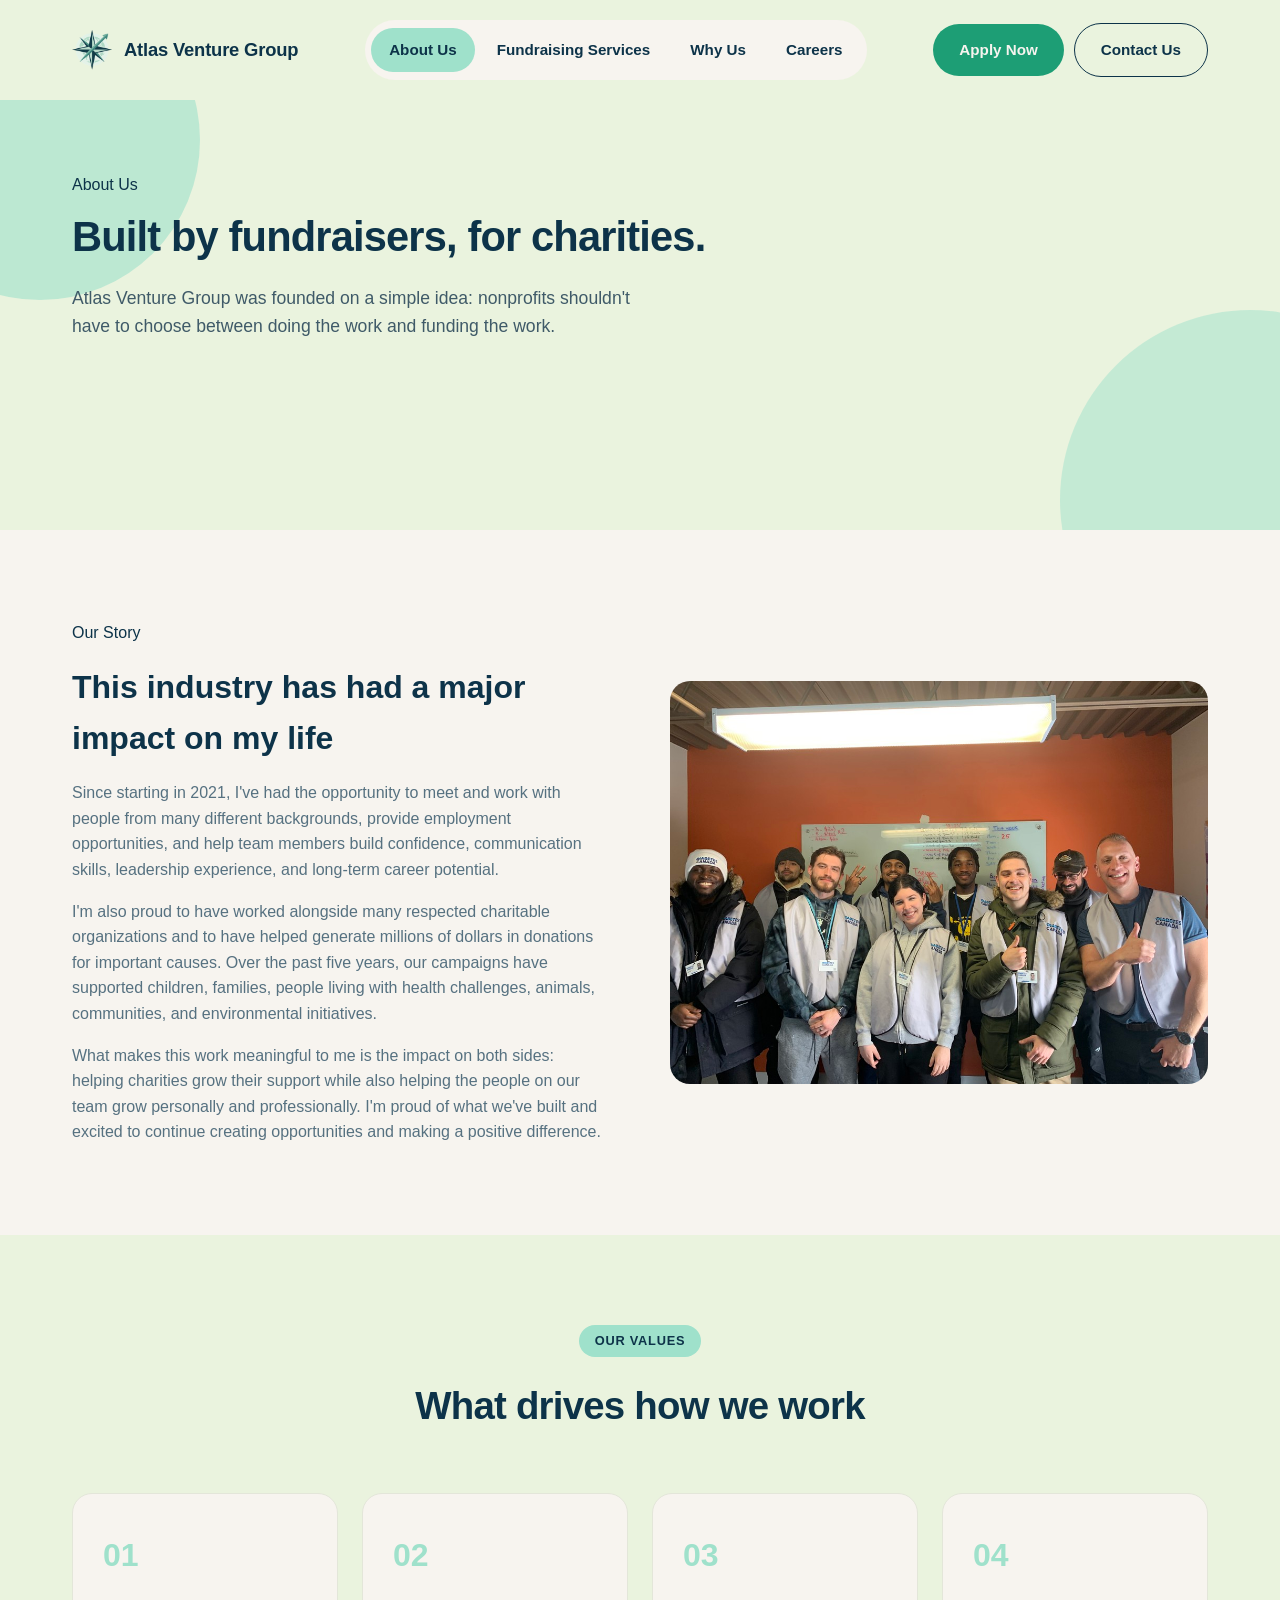
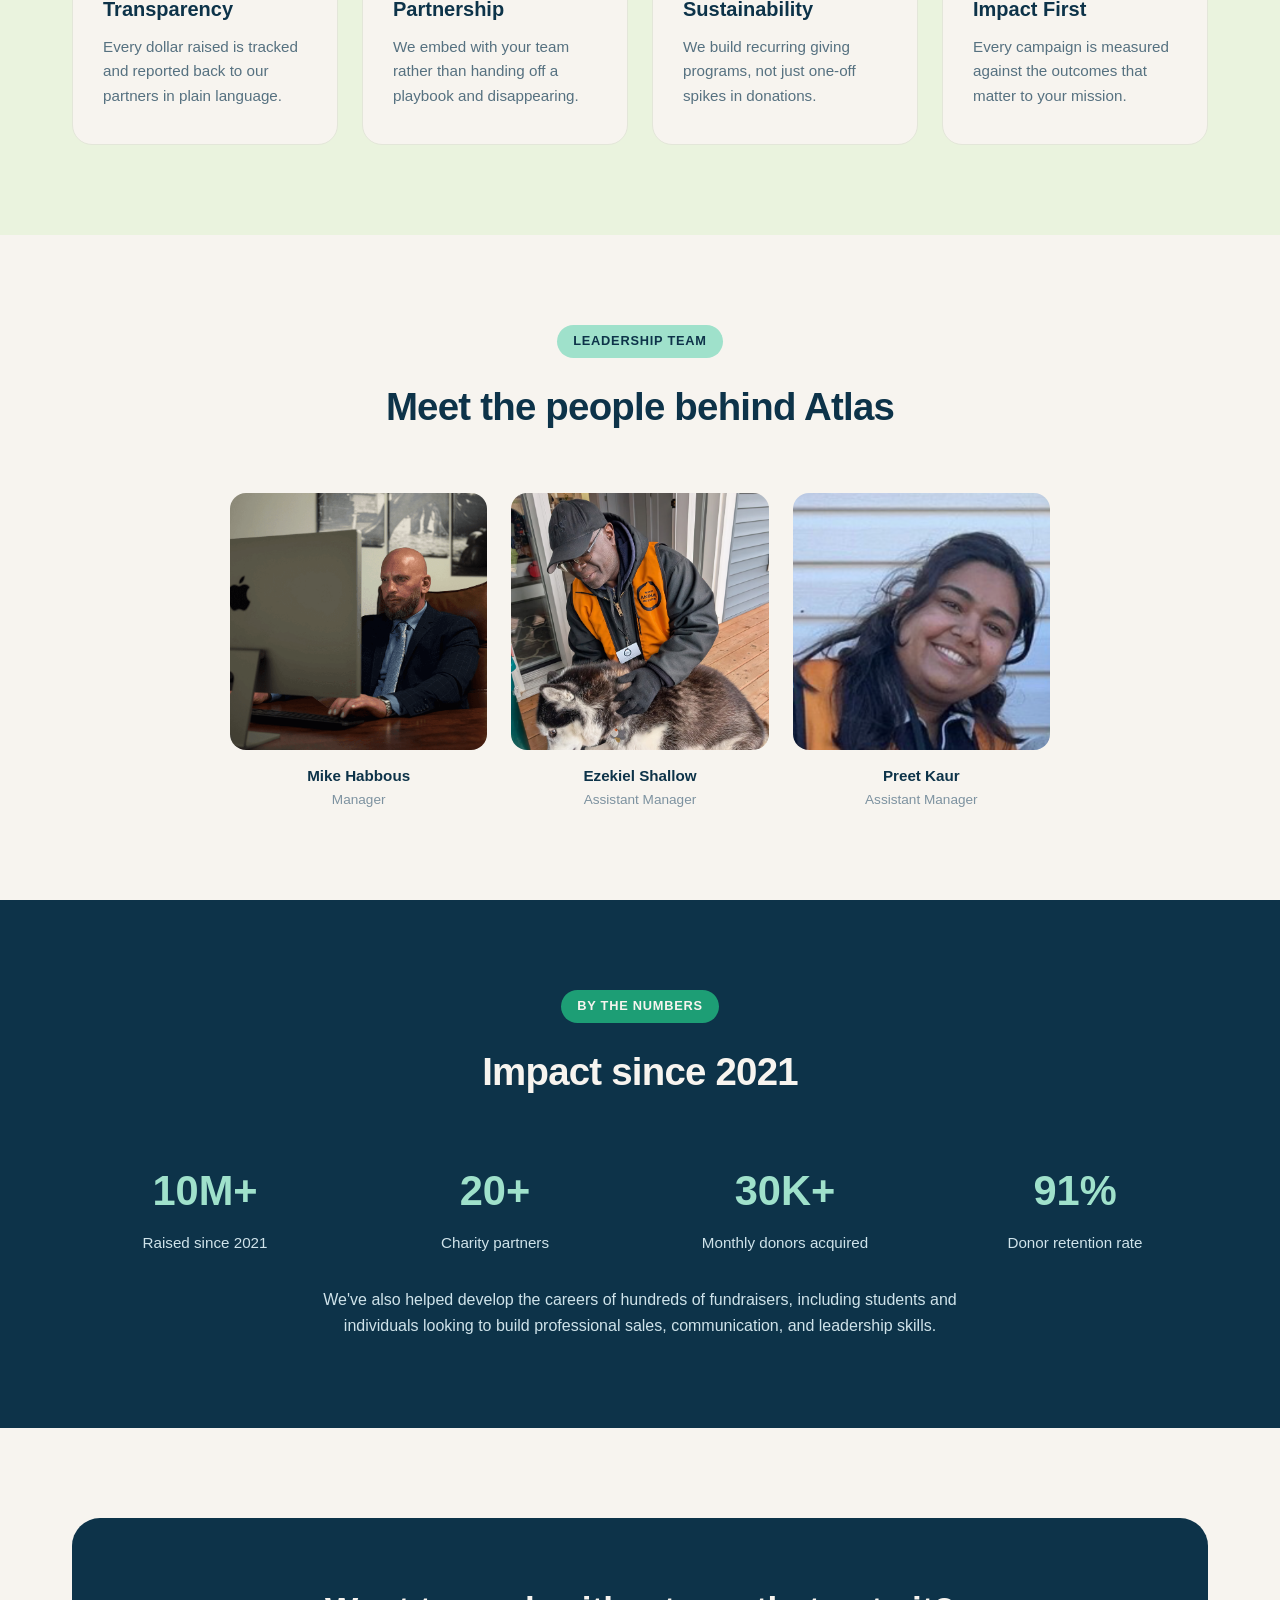
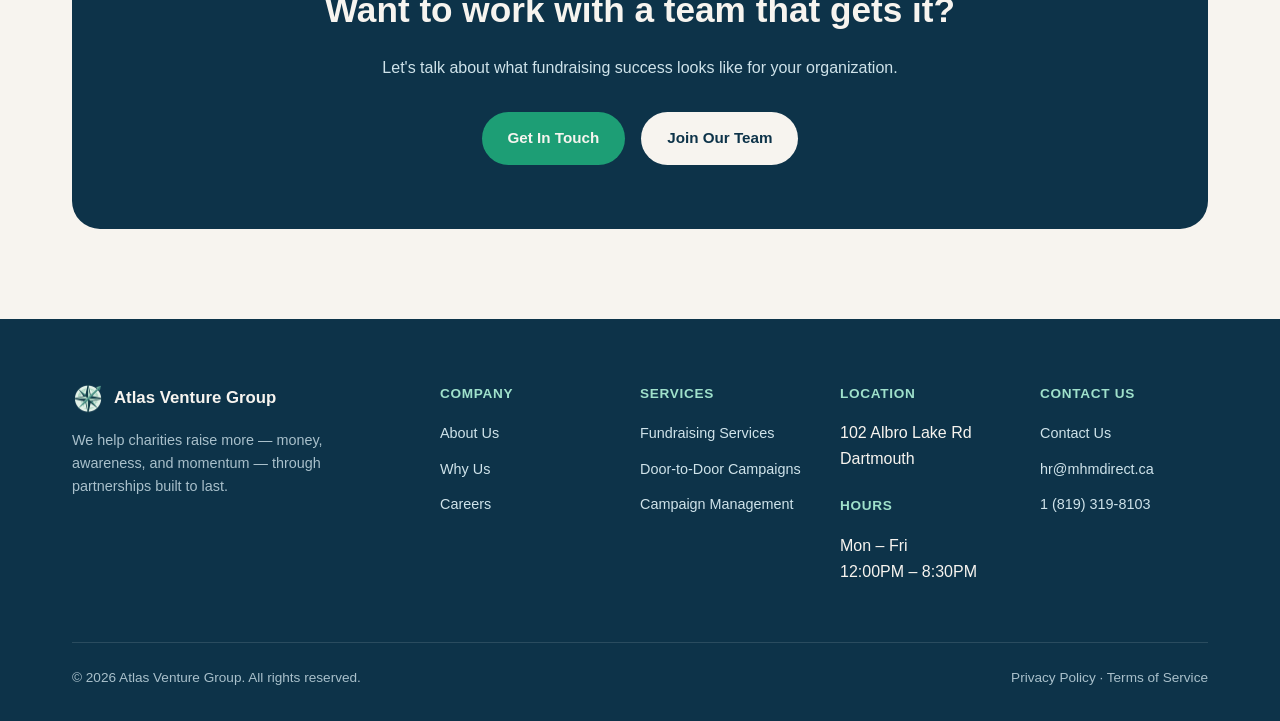
<file: about.html>
<!DOCTYPE html>
<html lang="en">
<head>
<meta charset="UTF-8">
<meta name="viewport" content="width=device-width, initial-scale=1.0">
<title>About Us | Atlas Venture Group</title>
<meta name="description" content="Learn about Atlas Venture Group's mission, story, and the team helping charities raise more.">
<link rel="icon" href="images/atlas venture group logo transparent.png" type="image/png">
<link rel="stylesheet" href="css/styles.css">
</head>
<body>

<header class="site-header">
  <div class="container header-inner">
    <a href="index.html" class="brand">
      <img src="images/atlas venture group logo transparent.png" alt="Atlas Venture Group logo">
      <span class="brand-name">Atlas Venture Group</span>
    </a>
    <button class="nav-toggle" aria-label="Toggle navigation">&#9776;</button>
    <nav class="main-nav">
      <a href="about.html" class="active">About Us</a>
      <a href="services.html">Fundraising Services</a>
      <a href="why-us.html">Why Us</a>
      <a href="careers.html">Careers</a>
    </nav>
    <div style="display:flex; gap:10px; align-items:center;">
      <a href="careers.html#apply" class="btn btn-primary">Apply Now</a>
      <a href="contact.html" class="btn btn-outline" style="border-width:1.5px;">Contact Us</a>
    </div>
  </div>
</header>

<section class="hero" style="padding:72px 0; min-height:430px;">
  <div class="hero-blob tl"></div>
  <div class="hero-blob br"></div>
  <div class="container" style="position:relative; z-index:1;">
    <span class="eyebrow">About Us</span>
    <h1 style="font-size:2.6rem; margin-top:16px; max-width:640px;">Built by fundraisers, for charities.</h1>
    <p style="max-width:560px; margin-top:16px; color:#3f5a68; font-size:1.1rem;">Atlas Venture Group was founded on a simple idea: nonprofits shouldn't have to choose between doing the work and funding the work.</p>
  </div>
</section>

<section class="section">
  <div class="container two-col">
    <div>
      <span class="eyebrow">Our Story</span>
      <h2 style="font-size:2rem; margin:16px 0;">This industry has had a major impact on my life</h2>
      <p style="color:#567180; margin-bottom:16px;">Since starting in 2021, I've had the opportunity to meet and work with people from many different backgrounds, provide employment opportunities, and help team members build confidence, communication skills, leadership experience, and long-term career potential.</p>
      <p style="color:#567180; margin-bottom:16px;">I'm also proud to have worked alongside many respected charitable organizations and to have helped generate millions of dollars in donations for important causes. Over the past five years, our campaigns have supported children, families, people living with health challenges, animals, communities, and environmental initiatives.</p>
      <p style="color:#567180;">What makes this work meaningful to me is the impact on both sides: helping charities grow their support while also helping the people on our team grow personally and professionally. I'm proud of what we've built and excited to continue creating opportunities and making a positive difference.</p>
    </div>
    <img src="images/our story section image.jpg" alt="Atlas Venture Group team members in the field" style="border-radius:20px; width:100%; aspect-ratio:4/3; object-fit:cover;">
  </div>
</section>

<section class="section section-alt">
  <div class="container">
    <div class="section-header">
      <span class="eyebrow">Our Values</span>
      <h2>What drives how we work</h2>
    </div>
    <div class="value-grid">
      <div class="card">
        <div class="num">01</div>
        <h3>Transparency</h3>
        <p>Every dollar raised is tracked and reported back to our partners in plain language.</p>
      </div>
      <div class="card">
        <div class="num">02</div>
        <h3>Partnership</h3>
        <p>We embed with your team rather than handing off a playbook and disappearing.</p>
      </div>
      <div class="card">
        <div class="num">03</div>
        <h3>Sustainability</h3>
        <p>We build recurring giving programs, not just one-off spikes in donations.</p>
      </div>
      <div class="card">
        <div class="num">04</div>
        <h3>Impact First</h3>
        <p>Every campaign is measured against the outcomes that matter to your mission.</p>
      </div>
    </div>
  </div>
</section>

<section class="section">
  <div class="container">
    <div class="section-header">
      <span class="eyebrow">Leadership Team</span>
      <h2>Meet the people behind Atlas</h2>
    </div>
    <div class="team-grid" style="grid-template-columns:repeat(3, 1fr); max-width:820px; margin:0 auto;">
      <div class="team-card">
        <img class="team-photo" src="images/mike habbous.png" alt="Mike Habbous, Manager" style="width:100%; object-fit:cover;">
        <div class="author-name">Mike Habbous</div>
        <div class="author-role">Manager</div>
      </div>
      <div class="team-card">
        <img class="team-photo" src="images/ezekiel shallow.png" alt="Ezekiel Shallow, Assistant Manager" style="width:100%; object-fit:cover;">
        <div class="author-name">Ezekiel Shallow</div>
        <div class="author-role">Assistant Manager</div>
      </div>
      <div class="team-card">
        <img class="team-photo" src="images/preet kaur.png" alt="Preet Kaur, Assistant Manager" style="width:100%; object-fit:cover;">
        <div class="author-name">Preet Kaur</div>
        <div class="author-role">Assistant Manager</div>
      </div>
    </div>
  </div>
</section>

<section class="section section-navy">
  <div class="container">
    <div class="section-header">
      <span class="eyebrow" style="background:var(--green); color:var(--white);">By the Numbers</span>
      <h2>Impact since 2021</h2>
    </div>
    <div class="stats-grid">
      <div>
        <div class="stat-num" data-count="10" data-suffix="M+">0</div>
        <div class="stat-label">Raised since 2021</div>
      </div>
      <div>
        <div class="stat-num" data-count="20" data-suffix="+">0</div>
        <div class="stat-label">Charity partners</div>
      </div>
      <div>
        <div class="stat-num" data-count="30" data-suffix="K+">0</div>
        <div class="stat-label">Monthly donors acquired</div>
      </div>
      <div>
        <div class="stat-num" data-count="91" data-suffix="%">0</div>
        <div class="stat-label">Donor retention rate</div>
      </div>
    </div>
    <p style="text-align:center; color:#cfe3ea; margin-top:32px; max-width:640px; margin-left:auto; margin-right:auto;">We've also helped develop the careers of hundreds of fundraisers, including students and individuals looking to build professional sales, communication, and leadership skills.</p>
  </div>
</section>

<section class="section">
  <div class="container">
    <div class="cta-band">
      <h2>Want to work with a team that gets it?</h2>
      <p>Let's talk about what fundraising success looks like for your organization.</p>
      <div class="cta-actions">
        <a href="contact.html" class="btn btn-primary">Get In Touch</a>
        <a href="careers.html" class="btn btn-light">Join Our Team</a>
      </div>
    </div>
  </div>
</section>

<footer class="site-footer">
  <div class="container">
    <div class="footer-grid">
      <div>
        <div class="footer-brand">
          <img src="images/atlas venture group logo transparent.png" alt="Atlas Venture Group logo">
          <span>Atlas Venture Group</span>
        </div>
        <p>We help charities raise more — money, awareness, and momentum — through partnerships built to last.</p>
      </div>
      <div>
        <h5>Company</h5>
        <ul>
          <li><a href="about.html">About Us</a></li>
          <li><a href="why-us.html">Why Us</a></li>
          <li><a href="careers.html">Careers</a></li>
        </ul>
      </div>
      <div>
        <h5>Services</h5>
        <ul>
          <li><a href="services.html">Fundraising Services</a></li>
          <li><a href="services.html">Door-to-Door Campaigns</a></li>
          <li><a href="services.html">Campaign Management</a></li>
        </ul>
      </div>
      <div>
        <h5>Location</h5>
        <ul>
          <li>102 Albro Lake Rd<br>Dartmouth</li>
        </ul>
        <h5 style="margin-top:24px;">Hours</h5>
        <ul>
          <li>Mon &ndash; Fri<br>12:00PM &ndash; 8:30PM</li>
        </ul>
      </div>
      <div>
        <h5>Contact Us</h5>
        <ul>
          <li><a href="contact.html">Contact Us</a></li>
          <li><a href="mailto:hr@mhmdirect.ca">hr@mhmdirect.ca</a></li>
          <li><a href="tel:+18193198103">1 (819) 319-8103</a></li>
        </ul>
      </div>
    </div>
    <div class="footer-bottom">
      <span>&copy; 2026 Atlas Venture Group. All rights reserved.</span>
      <span>Privacy Policy &middot; Terms of Service</span>
    </div>
  </div>
</footer>

<script src="js/main.js"></script>
</body>
</html>
</file>
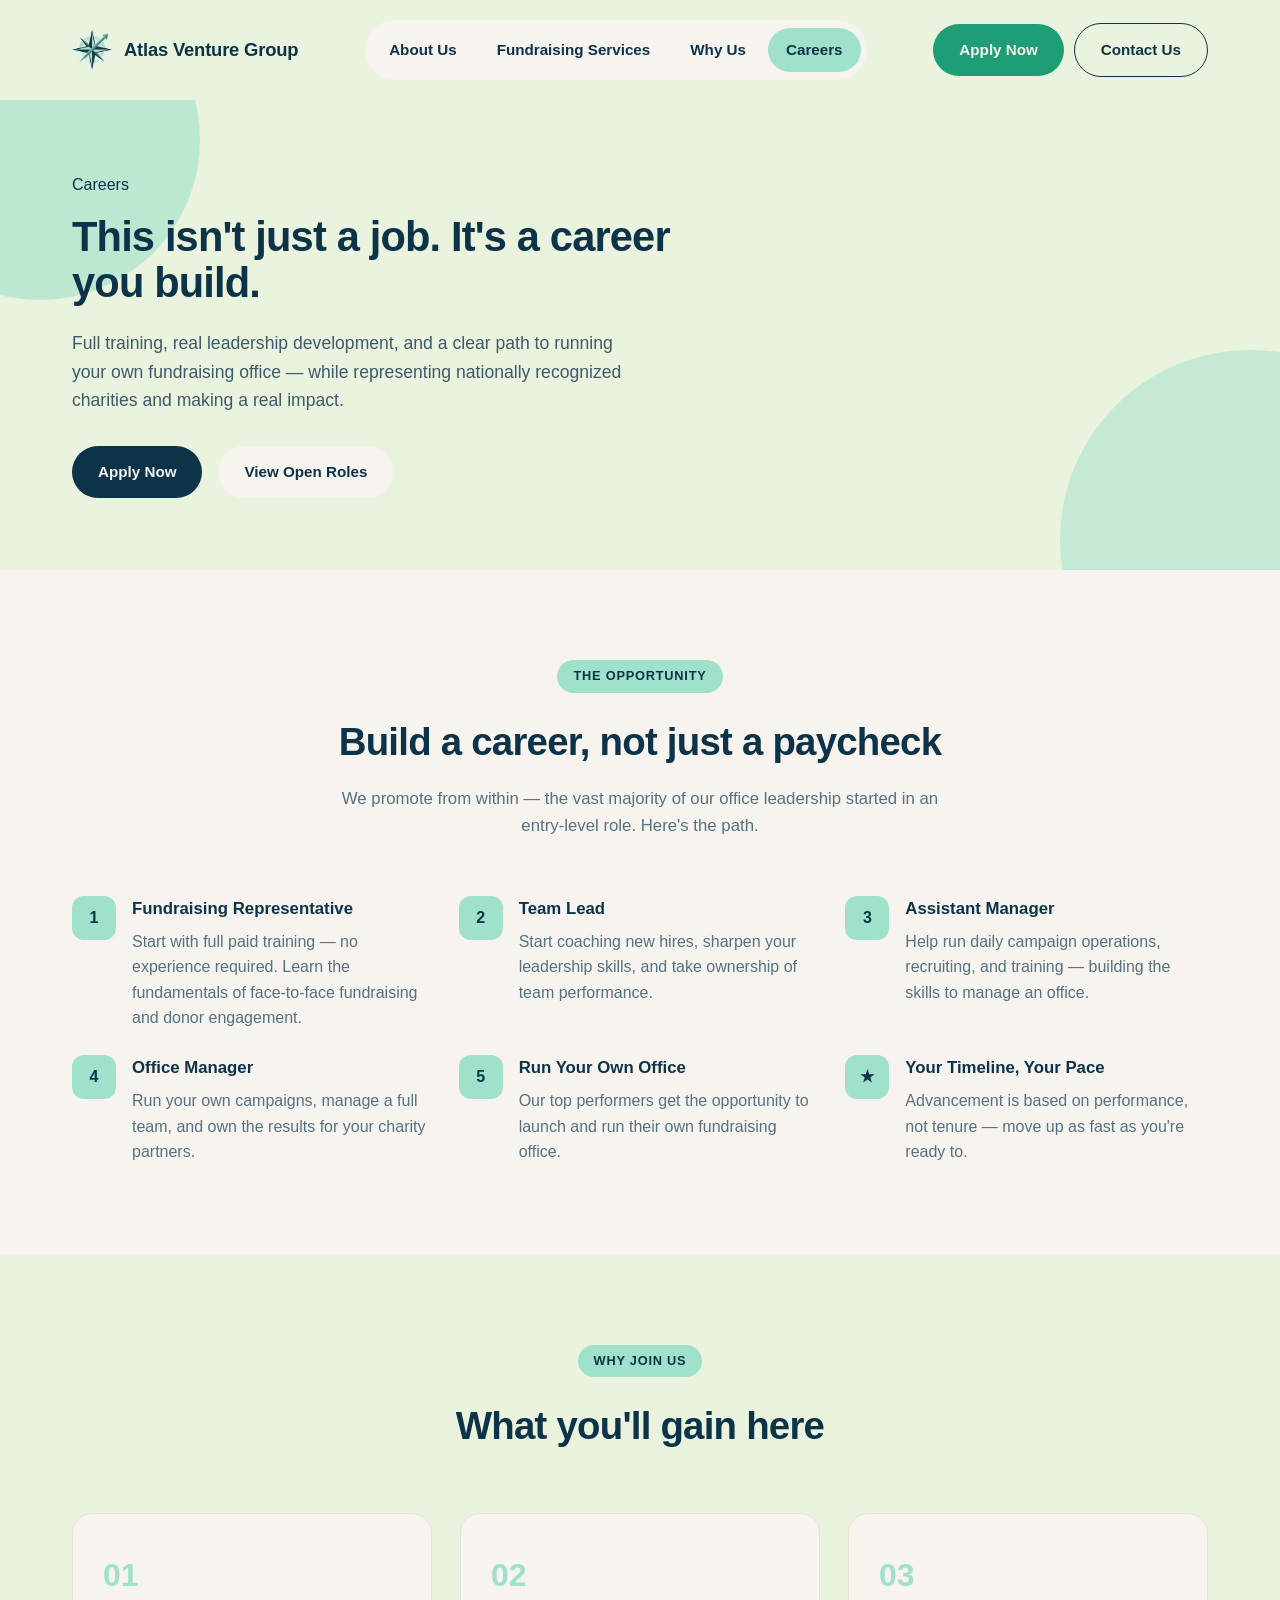
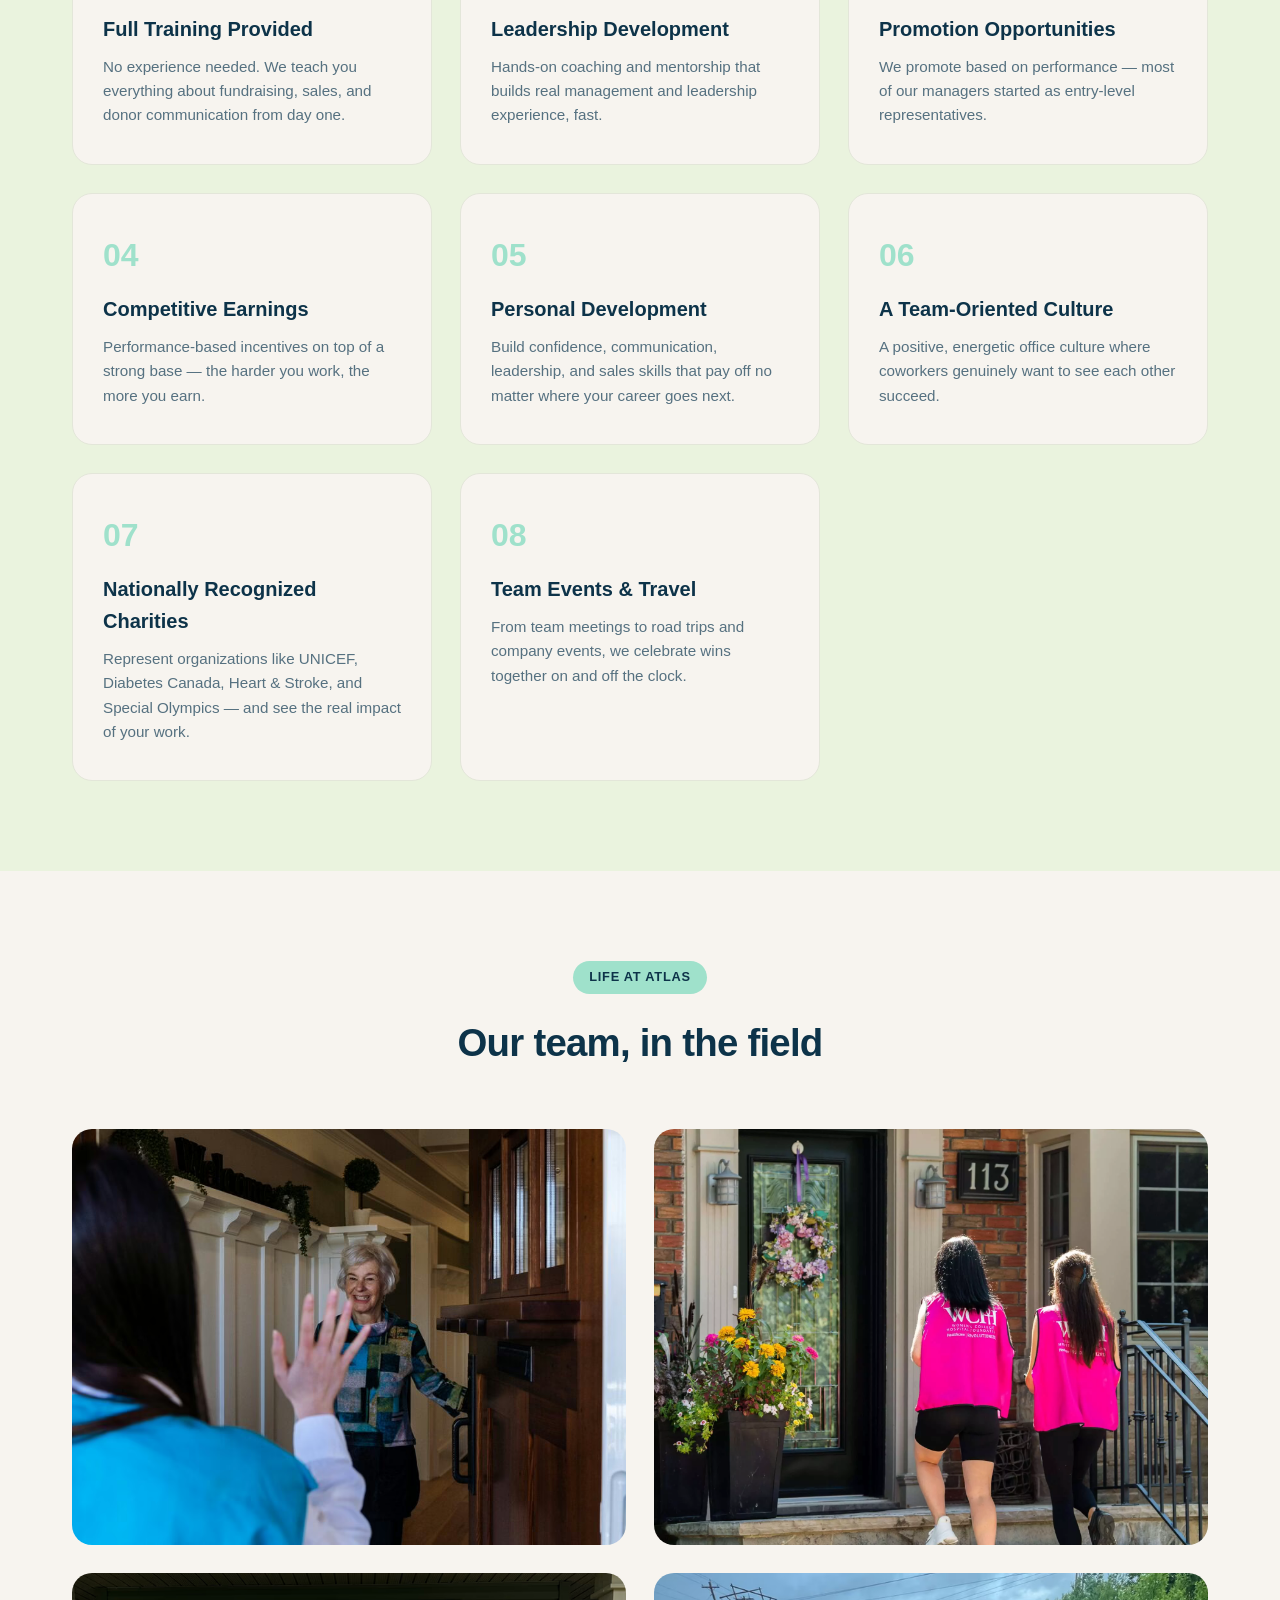
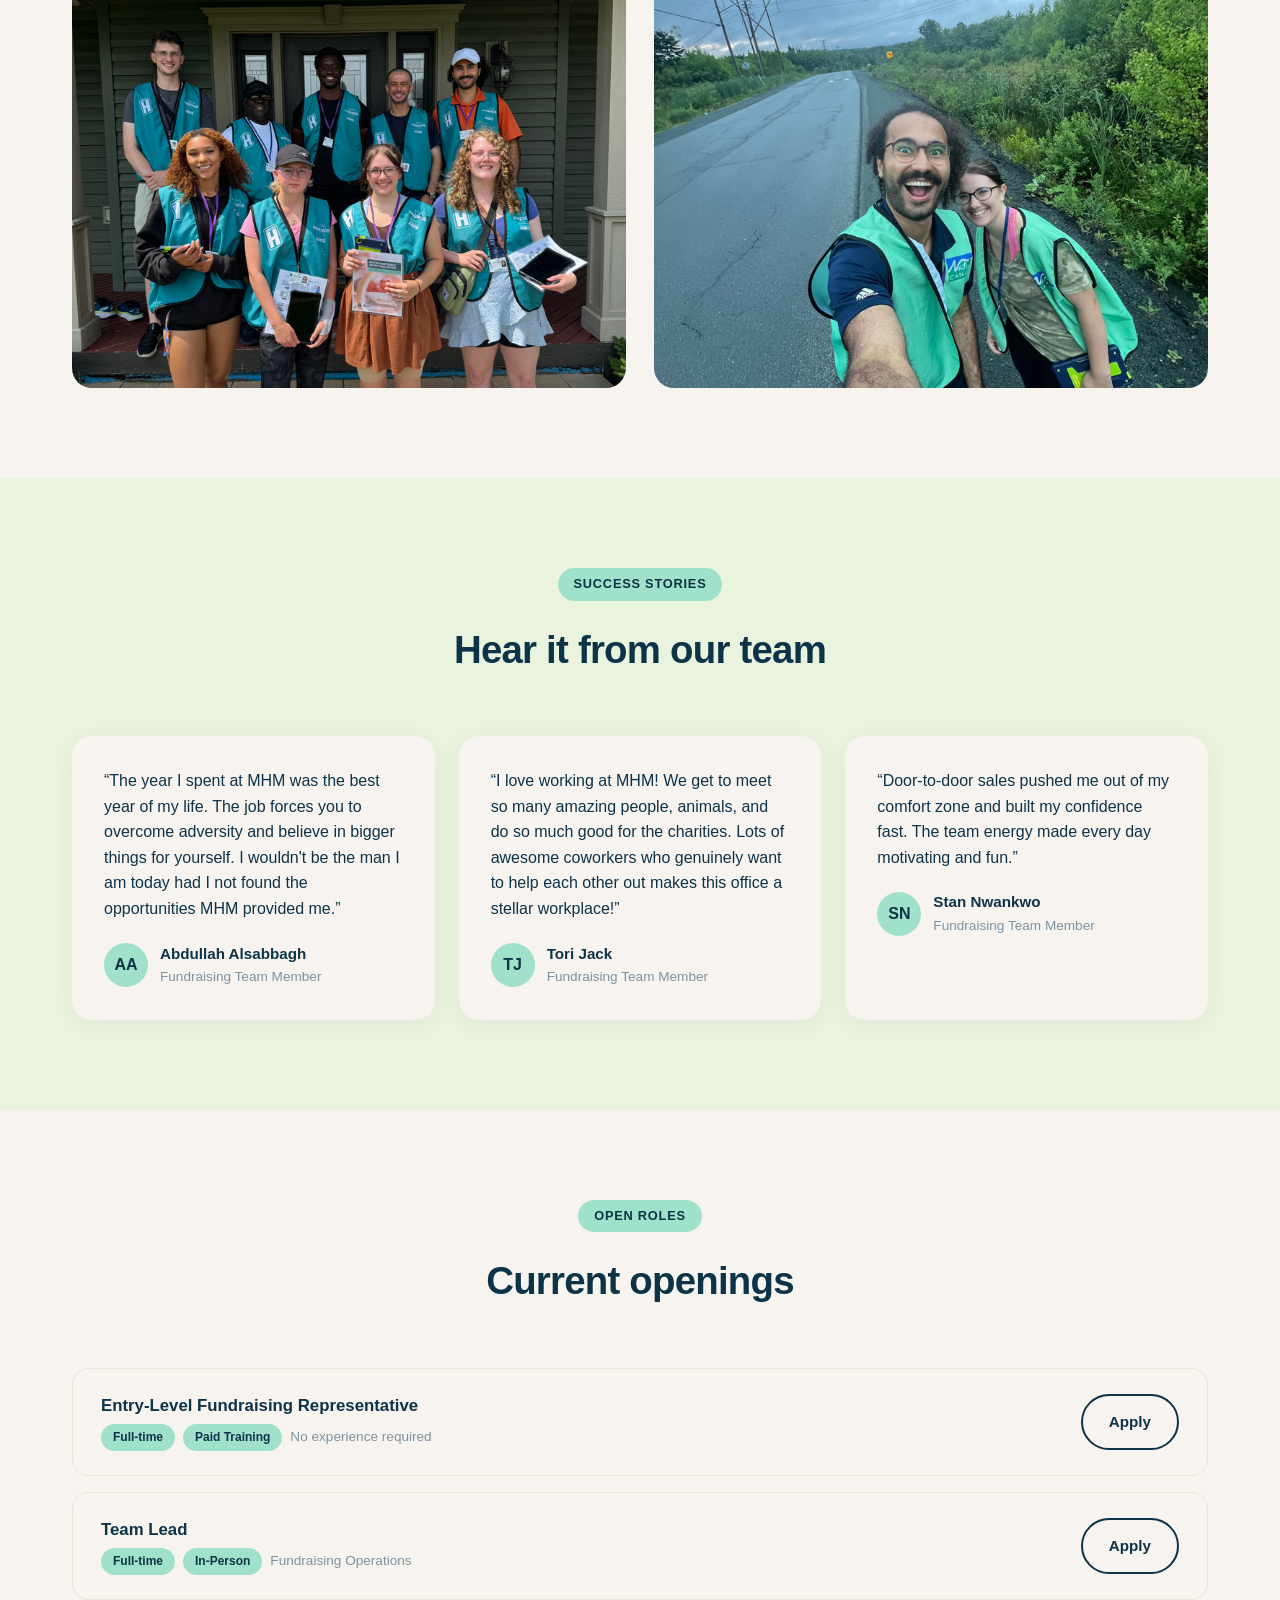
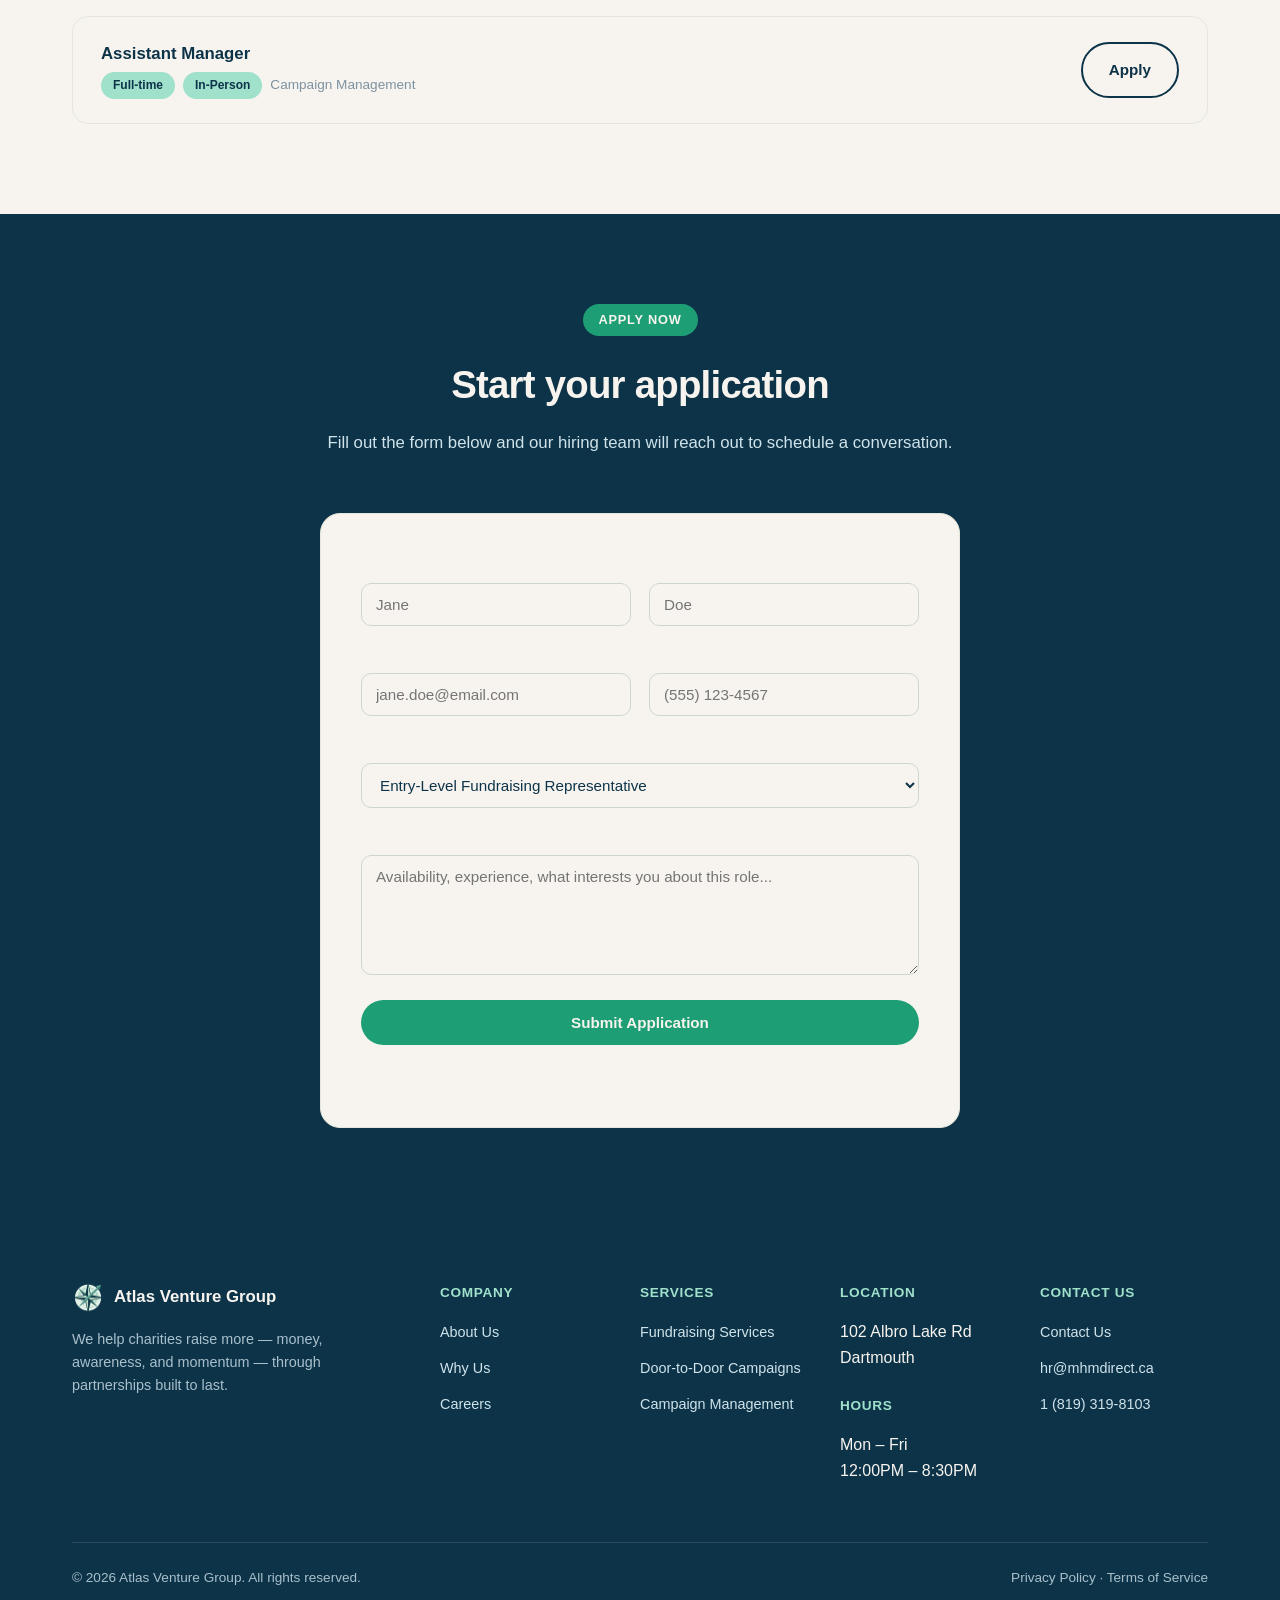
<file: careers.html>
<!DOCTYPE html>
<html lang="en">
<head>
<meta charset="UTF-8">
<meta name="viewport" content="width=device-width, initial-scale=1.0">
<title>Careers | Atlas Venture Group</title>
<meta name="description" content="Build a career at Atlas Venture Group — full training, leadership development, and the opportunity to run your own fundraising office.">
<link rel="icon" href="images/atlas venture group logo transparent.png" type="image/png">
<link rel="stylesheet" href="css/styles.css">
</head>
<body>

<header class="site-header">
  <div class="container header-inner">
    <a href="index.html" class="brand">
      <img src="images/atlas venture group logo transparent.png" alt="Atlas Venture Group logo">
      <span class="brand-name">Atlas Venture Group</span>
    </a>
    <button class="nav-toggle" aria-label="Toggle navigation">&#9776;</button>
    <nav class="main-nav">
      <a href="about.html">About Us</a>
      <a href="services.html">Fundraising Services</a>
      <a href="why-us.html">Why Us</a>
      <a href="careers.html" class="active">Careers</a>
    </nav>
    <div style="display:flex; gap:10px; align-items:center;">
      <a href="careers.html#apply" class="btn btn-primary">Apply Now</a>
      <a href="contact.html" class="btn btn-outline" style="border-width:1.5px;">Contact Us</a>
    </div>
  </div>
</header>

<section class="hero" style="padding:72px 0; min-height:430px;">
  <div class="hero-blob tl"></div>
  <div class="hero-blob br"></div>
  <div class="container" style="position:relative; z-index:1;">
    <span class="eyebrow">Careers</span>
    <h1 style="font-size:2.6rem; margin-top:16px; max-width:640px;">This isn't just a job. It's a career you build.</h1>
    <p style="max-width:560px; margin-top:16px; color:#3f5a68; font-size:1.1rem;">Full training, real leadership development, and a clear path to running your own fundraising office — while representing nationally recognized charities and making a real impact.</p>
    <div class="hero-actions" style="margin-top:28px;">
      <a href="#apply" class="btn btn-dark">Apply Now</a>
      <a href="#roles" class="btn btn-light">View Open Roles</a>
    </div>
  </div>
</section>

<section class="section">
  <div class="container">
    <div class="section-header">
      <span class="eyebrow">The Opportunity</span>
      <h2>Build a career, not just a paycheck</h2>
      <p>We promote from within — the vast majority of our office leadership started in an entry-level role. Here's the path.</p>
    </div>
    <div class="perk-grid">
      <div class="perk">
        <div class="perk-icon">1</div>
        <div>
          <h3 style="font-size:1.05rem; margin-bottom:6px;">Fundraising Representative</h3>
          <p style="color:#567180;">Start with full paid training — no experience required. Learn the fundamentals of face-to-face fundraising and donor engagement.</p>
        </div>
      </div>
      <div class="perk">
        <div class="perk-icon">2</div>
        <div>
          <h3 style="font-size:1.05rem; margin-bottom:6px;">Team Lead</h3>
          <p style="color:#567180;">Start coaching new hires, sharpen your leadership skills, and take ownership of team performance.</p>
        </div>
      </div>
      <div class="perk">
        <div class="perk-icon">3</div>
        <div>
          <h3 style="font-size:1.05rem; margin-bottom:6px;">Assistant Manager</h3>
          <p style="color:#567180;">Help run daily campaign operations, recruiting, and training — building the skills to manage an office.</p>
        </div>
      </div>
      <div class="perk">
        <div class="perk-icon">4</div>
        <div>
          <h3 style="font-size:1.05rem; margin-bottom:6px;">Office Manager</h3>
          <p style="color:#567180;">Run your own campaigns, manage a full team, and own the results for your charity partners.</p>
        </div>
      </div>
      <div class="perk">
        <div class="perk-icon">5</div>
        <div>
          <h3 style="font-size:1.05rem; margin-bottom:6px;">Run Your Own Office</h3>
          <p style="color:#567180;">Our top performers get the opportunity to launch and run their own fundraising office.</p>
        </div>
      </div>
      <div class="perk">
        <div class="perk-icon">&#9733;</div>
        <div>
          <h3 style="font-size:1.05rem; margin-bottom:6px;">Your Timeline, Your Pace</h3>
          <p style="color:#567180;">Advancement is based on performance, not tenure — move up as fast as you're ready to.</p>
        </div>
      </div>
    </div>
  </div>
</section>

<section class="section section-alt">
  <div class="container">
    <div class="section-header">
      <span class="eyebrow">Why Join Us</span>
      <h2>What you'll gain here</h2>
    </div>
    <div class="card-grid">
      <div class="card" style="background:var(--white);">
        <div class="num">01</div>
        <h3>Full Training Provided</h3>
        <p>No experience needed. We teach you everything about fundraising, sales, and donor communication from day one.</p>
      </div>
      <div class="card" style="background:var(--white);">
        <div class="num">02</div>
        <h3>Leadership Development</h3>
        <p>Hands-on coaching and mentorship that builds real management and leadership experience, fast.</p>
      </div>
      <div class="card" style="background:var(--white);">
        <div class="num">03</div>
        <h3>Promotion Opportunities</h3>
        <p>We promote based on performance — most of our managers started as entry-level representatives.</p>
      </div>
      <div class="card" style="background:var(--white);">
        <div class="num">04</div>
        <h3>Competitive Earnings</h3>
        <p>Performance-based incentives on top of a strong base — the harder you work, the more you earn.</p>
      </div>
      <div class="card" style="background:var(--white);">
        <div class="num">05</div>
        <h3>Personal Development</h3>
        <p>Build confidence, communication, leadership, and sales skills that pay off no matter where your career goes next.</p>
      </div>
      <div class="card" style="background:var(--white);">
        <div class="num">06</div>
        <h3>A Team-Oriented Culture</h3>
        <p>A positive, energetic office culture where coworkers genuinely want to see each other succeed.</p>
      </div>
      <div class="card" style="background:var(--white);">
        <div class="num">07</div>
        <h3>Nationally Recognized Charities</h3>
        <p>Represent organizations like UNICEF, Diabetes Canada, Heart &amp; Stroke, and Special Olympics — and see the real impact of your work.</p>
      </div>
      <div class="card" style="background:var(--white);">
        <div class="num">08</div>
        <h3>Team Events &amp; Travel</h3>
        <p>From team meetings to road trips and company events, we celebrate wins together on and off the clock.</p>
      </div>
    </div>
  </div>
</section>

<section class="section">
  <div class="container">
    <div class="section-header">
      <span class="eyebrow">Life at Atlas</span>
      <h2>Our team, in the field</h2>
    </div>
    <div class="card-grid" style="grid-template-columns:repeat(2, 1fr);">
      <img src="images/our team in the field 1.png" alt="Our team in the field" style="border-radius:20px; width:100%; aspect-ratio:4/3; object-fit:cover;">
      <img src="images/our team in the field 2.png" alt="Our team in the field" style="border-radius:20px; width:100%; aspect-ratio:4/3; object-fit:cover;">
      <img src="images/our team in the field 3.png" alt="Our team in the field" style="border-radius:20px; width:100%; aspect-ratio:4/3; object-fit:cover;">
      <img src="images/our team in the field 4.png" alt="Our team in the field" style="border-radius:20px; width:100%; aspect-ratio:4/3; object-fit:cover;">
    </div>
  </div>
</section>

<section class="section section-alt">
  <div class="container">
    <div class="section-header">
      <span class="eyebrow">Success Stories</span>
      <h2>Hear it from our team</h2>
    </div>
    <div class="testimonial-grid">
      <div class="testimonial">
        <p class="quote">The year I spent at MHM was the best year of my life. The job forces you to overcome adversity and believe in bigger things for yourself. I wouldn't be the man I am today had I not found the opportunities MHM provided me.</p>
        <div class="testimonial-author">
          <div class="avatar">AA</div>
          <div>
            <div class="author-name">Abdullah Alsabbagh</div>
            <div class="author-role">Fundraising Team Member</div>
          </div>
        </div>
      </div>
      <div class="testimonial">
        <p class="quote">I love working at MHM! We get to meet so many amazing people, animals, and do so much good for the charities. Lots of awesome coworkers who genuinely want to help each other out makes this office a stellar workplace!</p>
        <div class="testimonial-author">
          <div class="avatar">TJ</div>
          <div>
            <div class="author-name">Tori Jack</div>
            <div class="author-role">Fundraising Team Member</div>
          </div>
        </div>
      </div>
      <div class="testimonial">
        <p class="quote">Door-to-door sales pushed me out of my comfort zone and built my confidence fast. The team energy made every day motivating and fun.</p>
        <div class="testimonial-author">
          <div class="avatar">SN</div>
          <div>
            <div class="author-name">Stan Nwankwo</div>
            <div class="author-role">Fundraising Team Member</div>
          </div>
        </div>
      </div>
    </div>
  </div>
</section>

<section class="section" id="roles">
  <div class="container">
    <div class="section-header">
      <span class="eyebrow">Open Roles</span>
      <h2>Current openings</h2>
    </div>
    <div class="job-list">
      <div class="job-row">
        <div>
          <div class="job-title">Entry-Level Fundraising Representative</div>
          <div class="job-meta"><span class="tag">Full-time</span><span class="tag">Paid Training</span>No experience required</div>
        </div>
        <a href="#apply" class="btn btn-outline">Apply</a>
      </div>
      <div class="job-row">
        <div>
          <div class="job-title">Team Lead</div>
          <div class="job-meta"><span class="tag">Full-time</span><span class="tag">In-Person</span>Fundraising Operations</div>
        </div>
        <a href="#apply" class="btn btn-outline">Apply</a>
      </div>
      <div class="job-row">
        <div>
          <div class="job-title">Assistant Manager</div>
          <div class="job-meta"><span class="tag">Full-time</span><span class="tag">In-Person</span>Campaign Management</div>
        </div>
        <a href="#apply" class="btn btn-outline">Apply</a>
      </div>
    </div>
  </div>
</section>

<section class="section section-navy" id="apply">
  <div class="container">
    <div class="section-header">
      <span class="eyebrow" style="background:var(--green); color:var(--white);">Apply Now</span>
      <h2>Start your application</h2>
      <p>Fill out the form below and our hiring team will reach out to schedule a conversation.</p>
    </div>
    <form class="contact-form" style="max-width:640px; margin:0 auto;">
      <div class="row2">
        <div>
          <label for="firstName">First Name</label>
          <input type="text" id="firstName" name="firstName" placeholder="Jane" required>
        </div>
        <div>
          <label for="lastName">Last Name</label>
          <input type="text" id="lastName" name="lastName" placeholder="Doe" required>
        </div>
      </div>
      <div class="row2">
        <div>
          <label for="email">Email</label>
          <input type="email" id="email" name="email" placeholder="jane.doe@email.com" required>
        </div>
        <div>
          <label for="phone">Phone</label>
          <input type="tel" id="phone" name="phone" placeholder="(555) 123-4567" required>
        </div>
      </div>
      <div>
        <label for="role">Role You're Interested In</label>
        <select id="role" name="role">
          <option>Entry-Level Fundraising Representative</option>
          <option>Team Lead</option>
          <option>Assistant Manager</option>
          <option>Not sure yet</option>
        </select>
      </div>
      <div>
        <label for="message">Tell us a bit about yourself</label>
        <textarea id="message" name="message" placeholder="Availability, experience, what interests you about this role..."></textarea>
      </div>
      <button type="submit" class="btn btn-primary">Submit Application</button>
      <div class="form-status" role="status"></div>
    </form>
  </div>
</section>

<footer class="site-footer">
  <div class="container">
    <div class="footer-grid">
      <div>
        <div class="footer-brand">
          <img src="images/atlas venture group logo transparent.png" alt="Atlas Venture Group logo">
          <span>Atlas Venture Group</span>
        </div>
        <p>We help charities raise more — money, awareness, and momentum — through partnerships built to last.</p>
      </div>
      <div>
        <h5>Company</h5>
        <ul>
          <li><a href="about.html">About Us</a></li>
          <li><a href="why-us.html">Why Us</a></li>
          <li><a href="careers.html">Careers</a></li>
        </ul>
      </div>
      <div>
        <h5>Services</h5>
        <ul>
          <li><a href="services.html">Fundraising Services</a></li>
          <li><a href="services.html">Door-to-Door Campaigns</a></li>
          <li><a href="services.html">Campaign Management</a></li>
        </ul>
      </div>
      <div>
        <h5>Location</h5>
        <ul>
          <li>102 Albro Lake Rd<br>Dartmouth</li>
        </ul>
        <h5 style="margin-top:24px;">Hours</h5>
        <ul>
          <li>Mon &ndash; Fri<br>12:00PM &ndash; 8:30PM</li>
        </ul>
      </div>
      <div>
        <h5>Contact Us</h5>
        <ul>
          <li><a href="contact.html">Contact Us</a></li>
          <li><a href="mailto:hr@mhmdirect.ca">hr@mhmdirect.ca</a></li>
          <li><a href="tel:+18193198103">1 (819) 319-8103</a></li>
        </ul>
      </div>
    </div>
    <div class="footer-bottom">
      <span>&copy; 2026 Atlas Venture Group. All rights reserved.</span>
      <span>Privacy Policy &middot; Terms of Service</span>
    </div>
  </div>
</footer>

<script src="js/main.js"></script>
</body>
</html>
</file>
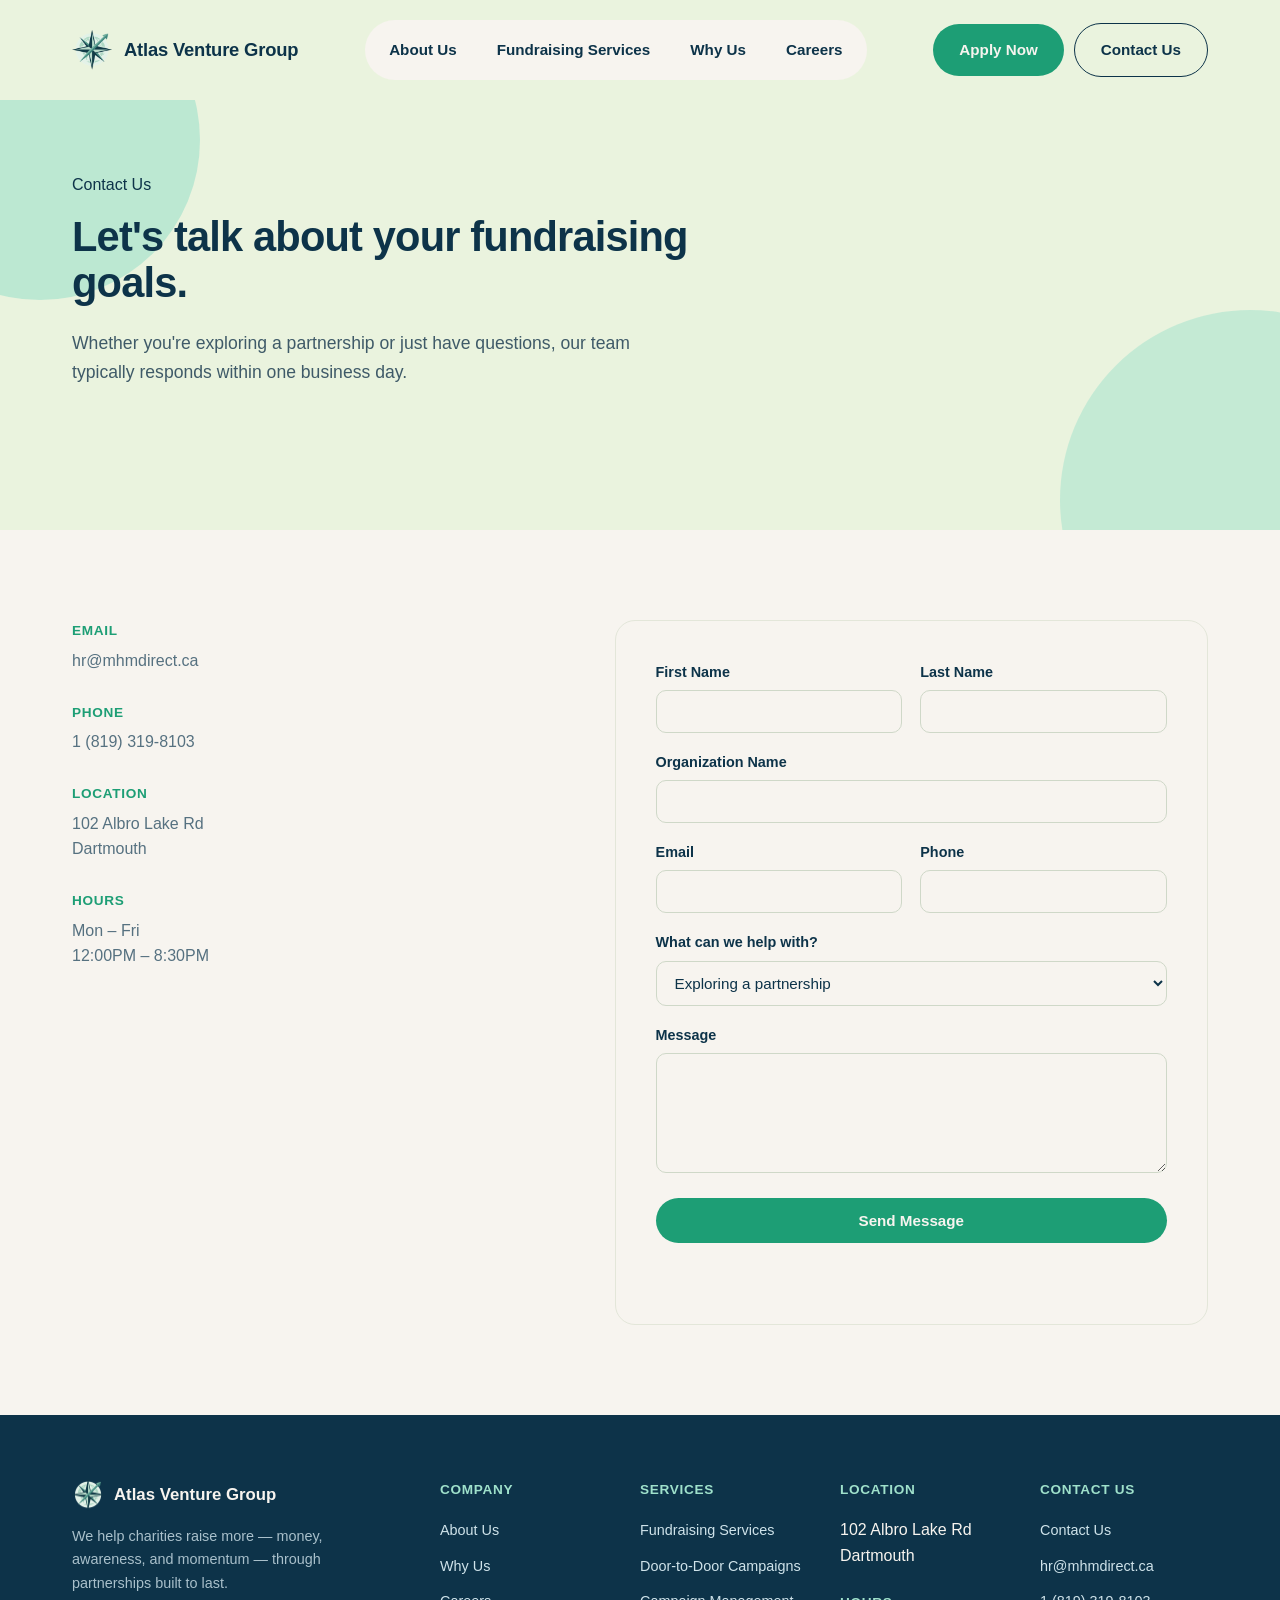
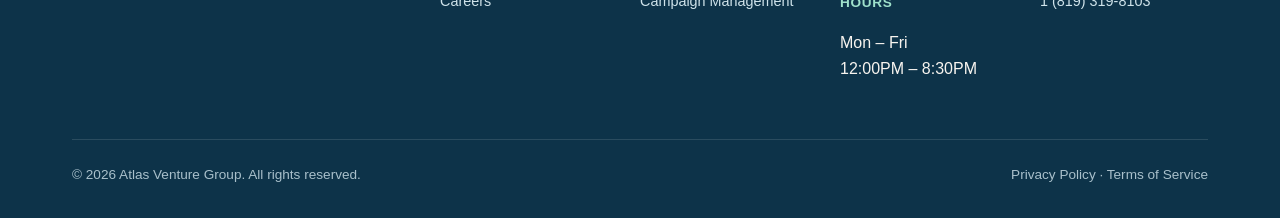
<file: contact.html>
<!DOCTYPE html>
<html lang="en">
<head>
<meta charset="UTF-8">
<meta name="viewport" content="width=device-width, initial-scale=1.0">
<title>Contact Us | Atlas Venture Group</title>
<meta name="description" content="Get in touch with Atlas Venture Group to discuss a fundraising partnership for your charity.">
<link rel="icon" href="images/atlas venture group logo transparent.png" type="image/png">
<link rel="stylesheet" href="css/styles.css">
</head>
<body>

<header class="site-header">
  <div class="container header-inner">
    <a href="index.html" class="brand">
      <img src="images/atlas venture group logo transparent.png" alt="Atlas Venture Group logo">
      <span class="brand-name">Atlas Venture Group</span>
    </a>
    <button class="nav-toggle" aria-label="Toggle navigation">&#9776;</button>
    <nav class="main-nav">
      <a href="about.html">About Us</a>
      <a href="services.html">Fundraising Services</a>
      <a href="why-us.html">Why Us</a>
      <a href="careers.html">Careers</a>
    </nav>
    <div style="display:flex; gap:10px; align-items:center;">
      <a href="careers.html#apply" class="btn btn-primary">Apply Now</a>
      <a href="contact.html" class="btn btn-outline" style="border-width:1.5px;">Contact Us</a>
    </div>
  </div>
</header>

<section class="hero" style="padding:72px 0; min-height:430px;">
  <div class="hero-blob tl"></div>
  <div class="hero-blob br"></div>
  <div class="container" style="position:relative; z-index:1;">
    <span class="eyebrow">Contact Us</span>
    <h1 style="font-size:2.6rem; margin-top:16px; max-width:640px;">Let's talk about your fundraising goals.</h1>
    <p style="max-width:560px; margin-top:16px; color:#3f5a68; font-size:1.1rem;">Whether you're exploring a partnership or just have questions, our team typically responds within one business day.</p>
  </div>
</section>

<section class="section">
  <div class="container contact-grid">
    <div>
      <div class="contact-info-item">
        <h4>Email</h4>
        <p><a href="mailto:hr@mhmdirect.ca">hr@mhmdirect.ca</a></p>
      </div>
      <div class="contact-info-item">
        <h4>Phone</h4>
        <p><a href="tel:+18193198103">1 (819) 319-8103</a></p>
      </div>
      <div class="contact-info-item">
        <h4>Location</h4>
        <p>102 Albro Lake Rd<br>Dartmouth</p>
      </div>
      <div class="contact-info-item">
        <h4>Hours</h4>
        <p>Mon &ndash; Fri<br>12:00PM &ndash; 8:30PM</p>
      </div>
    </div>

    <form class="contact-form">
      <div class="row2">
        <div>
          <label for="firstName">First Name</label>
          <input type="text" id="firstName" name="firstName" required>
        </div>
        <div>
          <label for="lastName">Last Name</label>
          <input type="text" id="lastName" name="lastName" required>
        </div>
      </div>
      <div>
        <label for="org">Organization Name</label>
        <input type="text" id="org" name="org" required>
      </div>
      <div class="row2">
        <div>
          <label for="email">Email</label>
          <input type="email" id="email" name="email" required>
        </div>
        <div>
          <label for="phone">Phone</label>
          <input type="tel" id="phone" name="phone">
        </div>
      </div>
      <div>
        <label for="topic">What can we help with?</label>
        <select id="topic" name="topic">
          <option>Exploring a partnership</option>
          <option>Fundraising services question</option>
          <option>Careers</option>
          <option>Media / Press</option>
          <option>Other</option>
        </select>
      </div>
      <div>
        <label for="message">Message</label>
        <textarea id="message" name="message" required></textarea>
      </div>
      <button type="submit" class="btn btn-primary">Send Message</button>
      <div class="form-status" role="status"></div>
    </form>
  </div>
</section>

<footer class="site-footer">
  <div class="container">
    <div class="footer-grid">
      <div>
        <div class="footer-brand">
          <img src="images/atlas venture group logo transparent.png" alt="Atlas Venture Group logo">
          <span>Atlas Venture Group</span>
        </div>
        <p>We help charities raise more — money, awareness, and momentum — through partnerships built to last.</p>
      </div>
      <div>
        <h5>Company</h5>
        <ul>
          <li><a href="about.html">About Us</a></li>
          <li><a href="why-us.html">Why Us</a></li>
          <li><a href="careers.html">Careers</a></li>
        </ul>
      </div>
      <div>
        <h5>Services</h5>
        <ul>
          <li><a href="services.html">Fundraising Services</a></li>
          <li><a href="services.html">Door-to-Door Campaigns</a></li>
          <li><a href="services.html">Campaign Management</a></li>
        </ul>
      </div>
      <div>
        <h5>Location</h5>
        <ul>
          <li>102 Albro Lake Rd<br>Dartmouth</li>
        </ul>
        <h5 style="margin-top:24px;">Hours</h5>
        <ul>
          <li>Mon &ndash; Fri<br>12:00PM &ndash; 8:30PM</li>
        </ul>
      </div>
      <div>
        <h5>Contact Us</h5>
        <ul>
          <li><a href="contact.html">Contact Us</a></li>
          <li><a href="mailto:hr@mhmdirect.ca">hr@mhmdirect.ca</a></li>
          <li><a href="tel:+18193198103">1 (819) 319-8103</a></li>
        </ul>
      </div>
    </div>
    <div class="footer-bottom">
      <span>&copy; 2026 Atlas Venture Group. All rights reserved.</span>
      <span>Privacy Policy &middot; Terms of Service</span>
    </div>
  </div>
</footer>

<script src="js/main.js"></script>
</body>
</html>
</file>
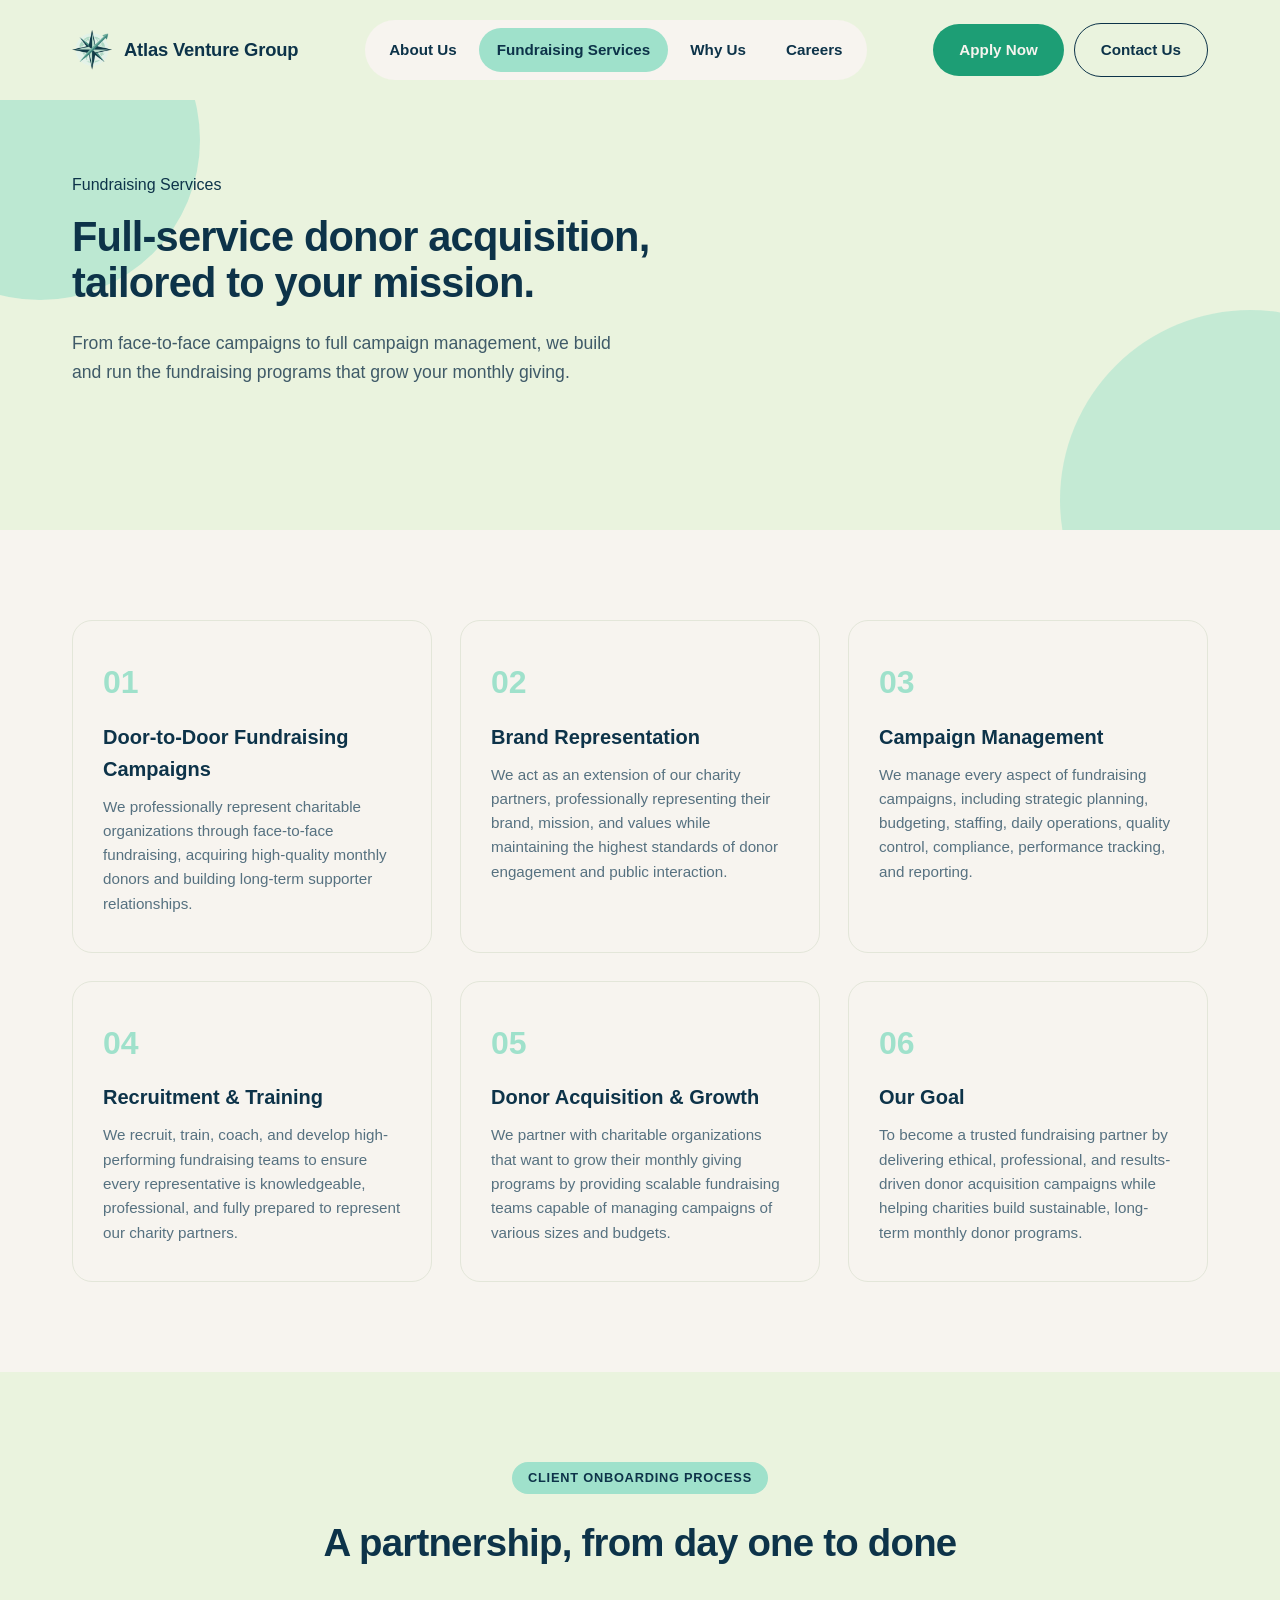
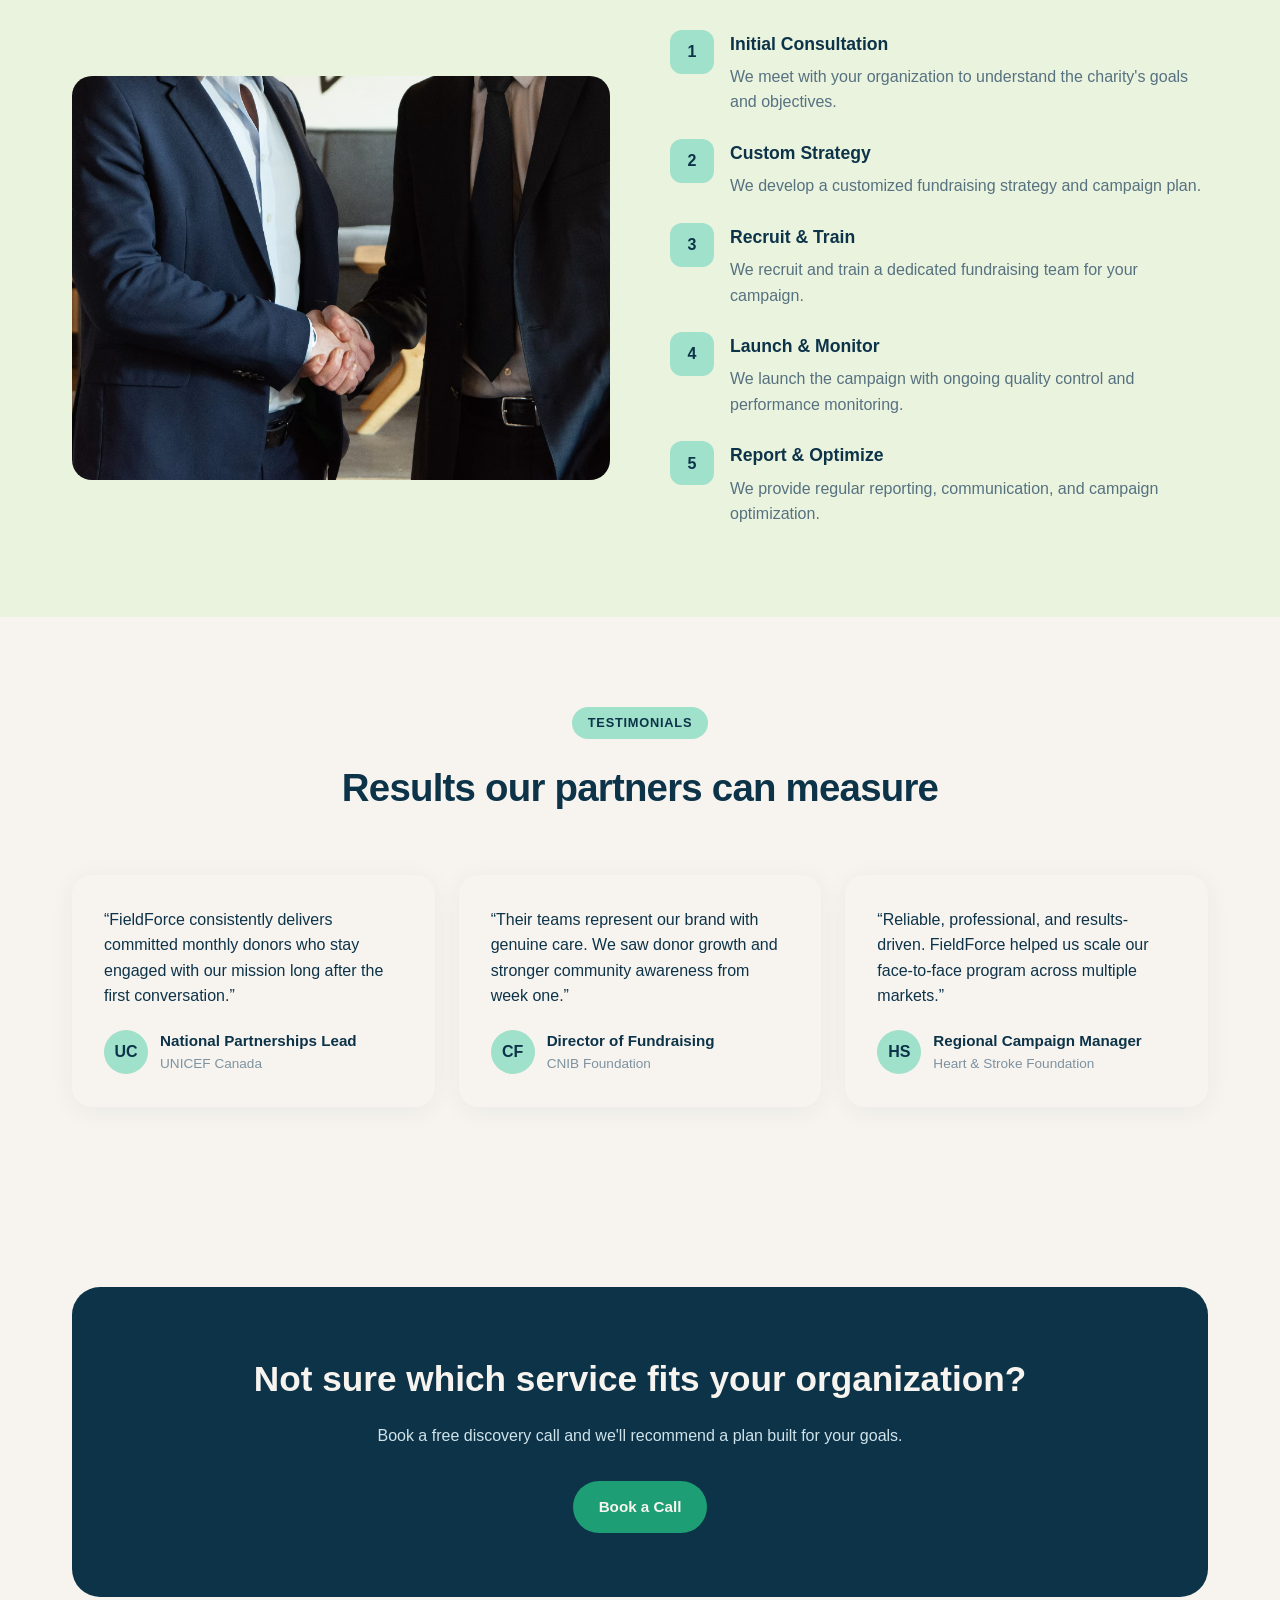
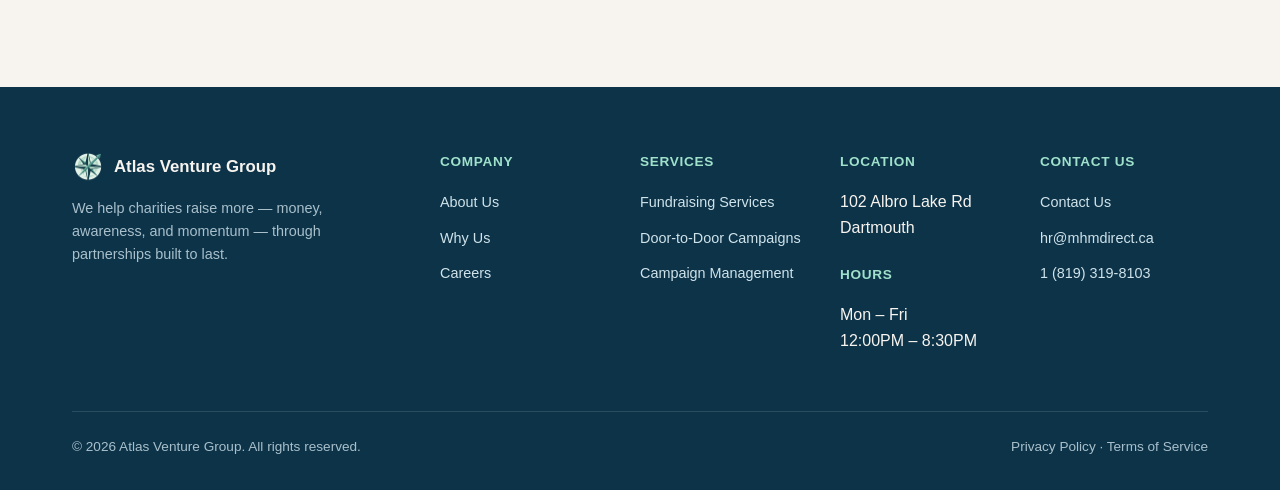
<file: services.html>
<!DOCTYPE html>
<html lang="en">
<head>
<meta charset="UTF-8">
<meta name="viewport" content="width=device-width, initial-scale=1.0">
<title>Fundraising Services | Atlas Venture Group</title>
<meta name="description" content="Explore the door-to-door fundraising, campaign management, and donor acquisition services Atlas Venture Group offers charity partners.">
<link rel="icon" href="images/atlas venture group logo transparent.png" type="image/png">
<link rel="stylesheet" href="css/styles.css">
</head>
<body>

<header class="site-header">
  <div class="container header-inner">
    <a href="index.html" class="brand">
      <img src="images/atlas venture group logo transparent.png" alt="Atlas Venture Group logo">
      <span class="brand-name">Atlas Venture Group</span>
    </a>
    <button class="nav-toggle" aria-label="Toggle navigation">&#9776;</button>
    <nav class="main-nav">
      <a href="about.html">About Us</a>
      <a href="services.html" class="active">Fundraising Services</a>
      <a href="why-us.html">Why Us</a>
      <a href="careers.html">Careers</a>
    </nav>
    <div style="display:flex; gap:10px; align-items:center;">
      <a href="careers.html#apply" class="btn btn-primary">Apply Now</a>
      <a href="contact.html" class="btn btn-outline" style="border-width:1.5px;">Contact Us</a>
    </div>
  </div>
</header>

<section class="hero" style="padding:72px 0; min-height:430px;">
  <div class="hero-blob tl"></div>
  <div class="hero-blob br"></div>
  <div class="container" style="position:relative; z-index:1;">
    <span class="eyebrow">Fundraising Services</span>
    <h1 style="font-size:2.6rem; margin-top:16px; max-width:640px;">Full-service donor acquisition, tailored to your mission.</h1>
    <p style="max-width:560px; margin-top:16px; color:#3f5a68; font-size:1.1rem;">From face-to-face campaigns to full campaign management, we build and run the fundraising programs that grow your monthly giving.</p>
  </div>
</section>

<section class="section">
  <div class="container">
    <div class="card-grid">
      <div class="card">
        <div class="num">01</div>
        <h3>Door-to-Door Fundraising Campaigns</h3>
        <p>We professionally represent charitable organizations through face-to-face fundraising, acquiring high-quality monthly donors and building long-term supporter relationships.</p>
      </div>
      <div class="card">
        <div class="num">02</div>
        <h3>Brand Representation</h3>
        <p>We act as an extension of our charity partners, professionally representing their brand, mission, and values while maintaining the highest standards of donor engagement and public interaction.</p>
      </div>
      <div class="card">
        <div class="num">03</div>
        <h3>Campaign Management</h3>
        <p>We manage every aspect of fundraising campaigns, including strategic planning, budgeting, staffing, daily operations, quality control, compliance, performance tracking, and reporting.</p>
      </div>
      <div class="card">
        <div class="num">04</div>
        <h3>Recruitment &amp; Training</h3>
        <p>We recruit, train, coach, and develop high-performing fundraising teams to ensure every representative is knowledgeable, professional, and fully prepared to represent our charity partners.</p>
      </div>
      <div class="card">
        <div class="num">05</div>
        <h3>Donor Acquisition &amp; Growth</h3>
        <p>We partner with charitable organizations that want to grow their monthly giving programs by providing scalable fundraising teams capable of managing campaigns of various sizes and budgets.</p>
      </div>
      <div class="card">
        <div class="num">06</div>
        <h3>Our Goal</h3>
        <p>To become a trusted fundraising partner by delivering ethical, professional, and results-driven donor acquisition campaigns while helping charities build sustainable, long-term monthly donor programs.</p>
      </div>
    </div>
  </div>
</section>

<section class="section section-alt">
  <div class="container">
    <div class="section-header">
      <span class="eyebrow">Client Onboarding Process</span>
      <h2>A partnership, from day one to done</h2>
    </div>
    <div class="two-col">
      <img src="images/how it works section image.png" alt="Atlas Venture Group partnership meeting" style="border-radius:20px; width:100%; aspect-ratio:4/3; object-fit:cover;">
      <div style="display:flex; flex-direction:column; gap:24px;">
        <div class="perk">
          <div class="perk-icon">1</div>
          <div>
            <h3 style="font-size:1.1rem; margin-bottom:6px;">Initial Consultation</h3>
            <p style="color:#567180;">We meet with your organization to understand the charity's goals and objectives.</p>
          </div>
        </div>
        <div class="perk">
          <div class="perk-icon">2</div>
          <div>
            <h3 style="font-size:1.1rem; margin-bottom:6px;">Custom Strategy</h3>
            <p style="color:#567180;">We develop a customized fundraising strategy and campaign plan.</p>
          </div>
        </div>
        <div class="perk">
          <div class="perk-icon">3</div>
          <div>
            <h3 style="font-size:1.1rem; margin-bottom:6px;">Recruit &amp; Train</h3>
            <p style="color:#567180;">We recruit and train a dedicated fundraising team for your campaign.</p>
          </div>
        </div>
        <div class="perk">
          <div class="perk-icon">4</div>
          <div>
            <h3 style="font-size:1.1rem; margin-bottom:6px;">Launch &amp; Monitor</h3>
            <p style="color:#567180;">We launch the campaign with ongoing quality control and performance monitoring.</p>
          </div>
        </div>
        <div class="perk">
          <div class="perk-icon">5</div>
          <div>
            <h3 style="font-size:1.1rem; margin-bottom:6px;">Report &amp; Optimize</h3>
            <p style="color:#567180;">We provide regular reporting, communication, and campaign optimization.</p>
          </div>
        </div>
      </div>
    </div>
  </div>
</section>

<section class="section">
  <div class="container">
    <div class="section-header">
      <span class="eyebrow">Testimonials</span>
      <h2>Results our partners can measure</h2>
    </div>
    <div class="testimonial-grid">
      <div class="testimonial">
        <p class="quote">FieldForce consistently delivers committed monthly donors who stay engaged with our mission long after the first conversation.</p>
        <div class="testimonial-author">
          <div class="avatar">UC</div>
          <div>
            <div class="author-name">National Partnerships Lead</div>
            <div class="author-role">UNICEF Canada</div>
          </div>
        </div>
      </div>
      <div class="testimonial">
        <p class="quote">Their teams represent our brand with genuine care. We saw donor growth and stronger community awareness from week one.</p>
        <div class="testimonial-author">
          <div class="avatar">CF</div>
          <div>
            <div class="author-name">Director of Fundraising</div>
            <div class="author-role">CNIB Foundation</div>
          </div>
        </div>
      </div>
      <div class="testimonial">
        <p class="quote">Reliable, professional, and results-driven. FieldForce helped us scale our face-to-face program across multiple markets.</p>
        <div class="testimonial-author">
          <div class="avatar">HS</div>
          <div>
            <div class="author-name">Regional Campaign Manager</div>
            <div class="author-role">Heart &amp; Stroke Foundation</div>
          </div>
        </div>
      </div>
    </div>
  </div>
</section>

<section class="section">
  <div class="container">
    <div class="cta-band">
      <h2>Not sure which service fits your organization?</h2>
      <p>Book a free discovery call and we'll recommend a plan built for your goals.</p>
      <div class="cta-actions">
        <a href="contact.html" class="btn btn-primary">Book a Call</a>
      </div>
    </div>
  </div>
</section>

<footer class="site-footer">
  <div class="container">
    <div class="footer-grid">
      <div>
        <div class="footer-brand">
          <img src="images/atlas venture group logo transparent.png" alt="Atlas Venture Group logo">
          <span>Atlas Venture Group</span>
        </div>
        <p>We help charities raise more — money, awareness, and momentum — through partnerships built to last.</p>
      </div>
      <div>
        <h5>Company</h5>
        <ul>
          <li><a href="about.html">About Us</a></li>
          <li><a href="why-us.html">Why Us</a></li>
          <li><a href="careers.html">Careers</a></li>
        </ul>
      </div>
      <div>
        <h5>Services</h5>
        <ul>
          <li><a href="services.html">Fundraising Services</a></li>
          <li><a href="services.html">Door-to-Door Campaigns</a></li>
          <li><a href="services.html">Campaign Management</a></li>
        </ul>
      </div>
      <div>
        <h5>Location</h5>
        <ul>
          <li>102 Albro Lake Rd<br>Dartmouth</li>
        </ul>
        <h5 style="margin-top:24px;">Hours</h5>
        <ul>
          <li>Mon &ndash; Fri<br>12:00PM &ndash; 8:30PM</li>
        </ul>
      </div>
      <div>
        <h5>Contact Us</h5>
        <ul>
          <li><a href="contact.html">Contact Us</a></li>
          <li><a href="mailto:hr@mhmdirect.ca">hr@mhmdirect.ca</a></li>
          <li><a href="tel:+18193198103">1 (819) 319-8103</a></li>
        </ul>
      </div>
    </div>
    <div class="footer-bottom">
      <span>&copy; 2026 Atlas Venture Group. All rights reserved.</span>
      <span>Privacy Policy &middot; Terms of Service</span>
    </div>
  </div>
</footer>

<script src="js/main.js"></script>
</body>
</html>
</file>
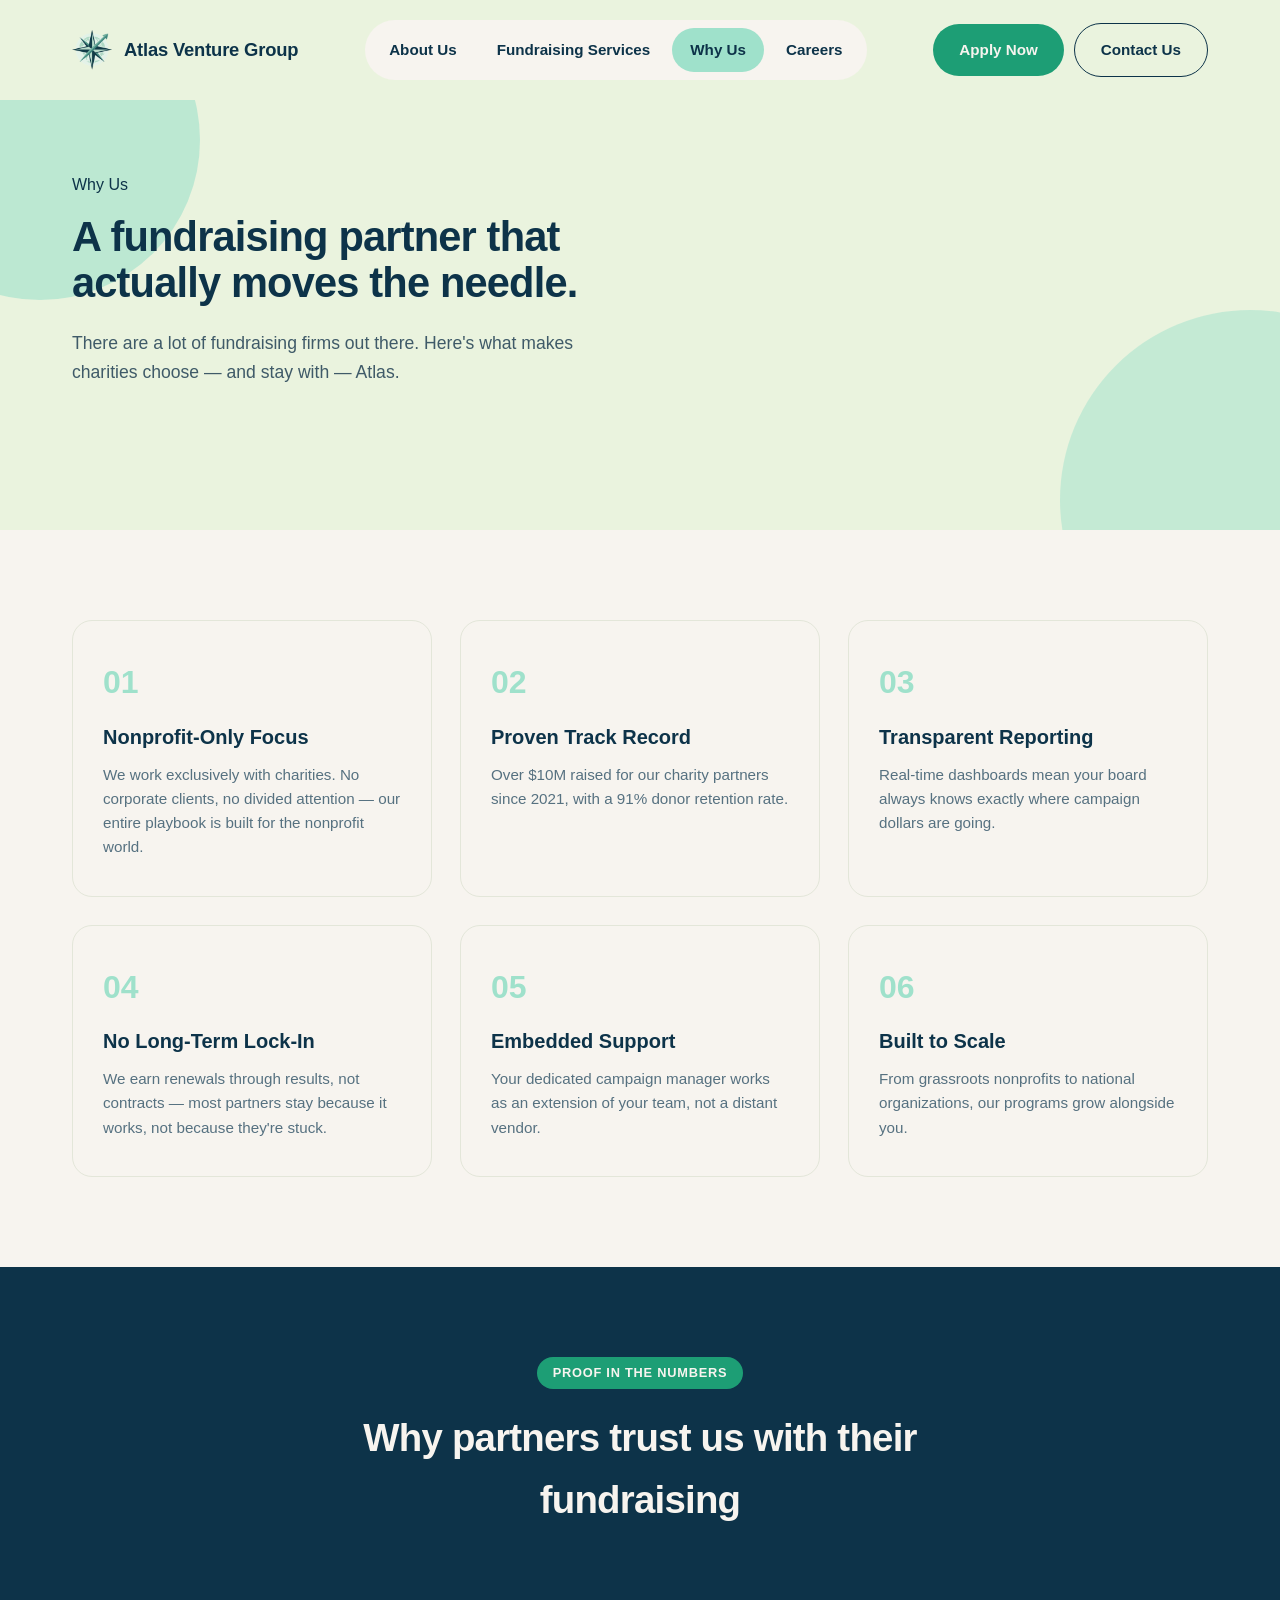
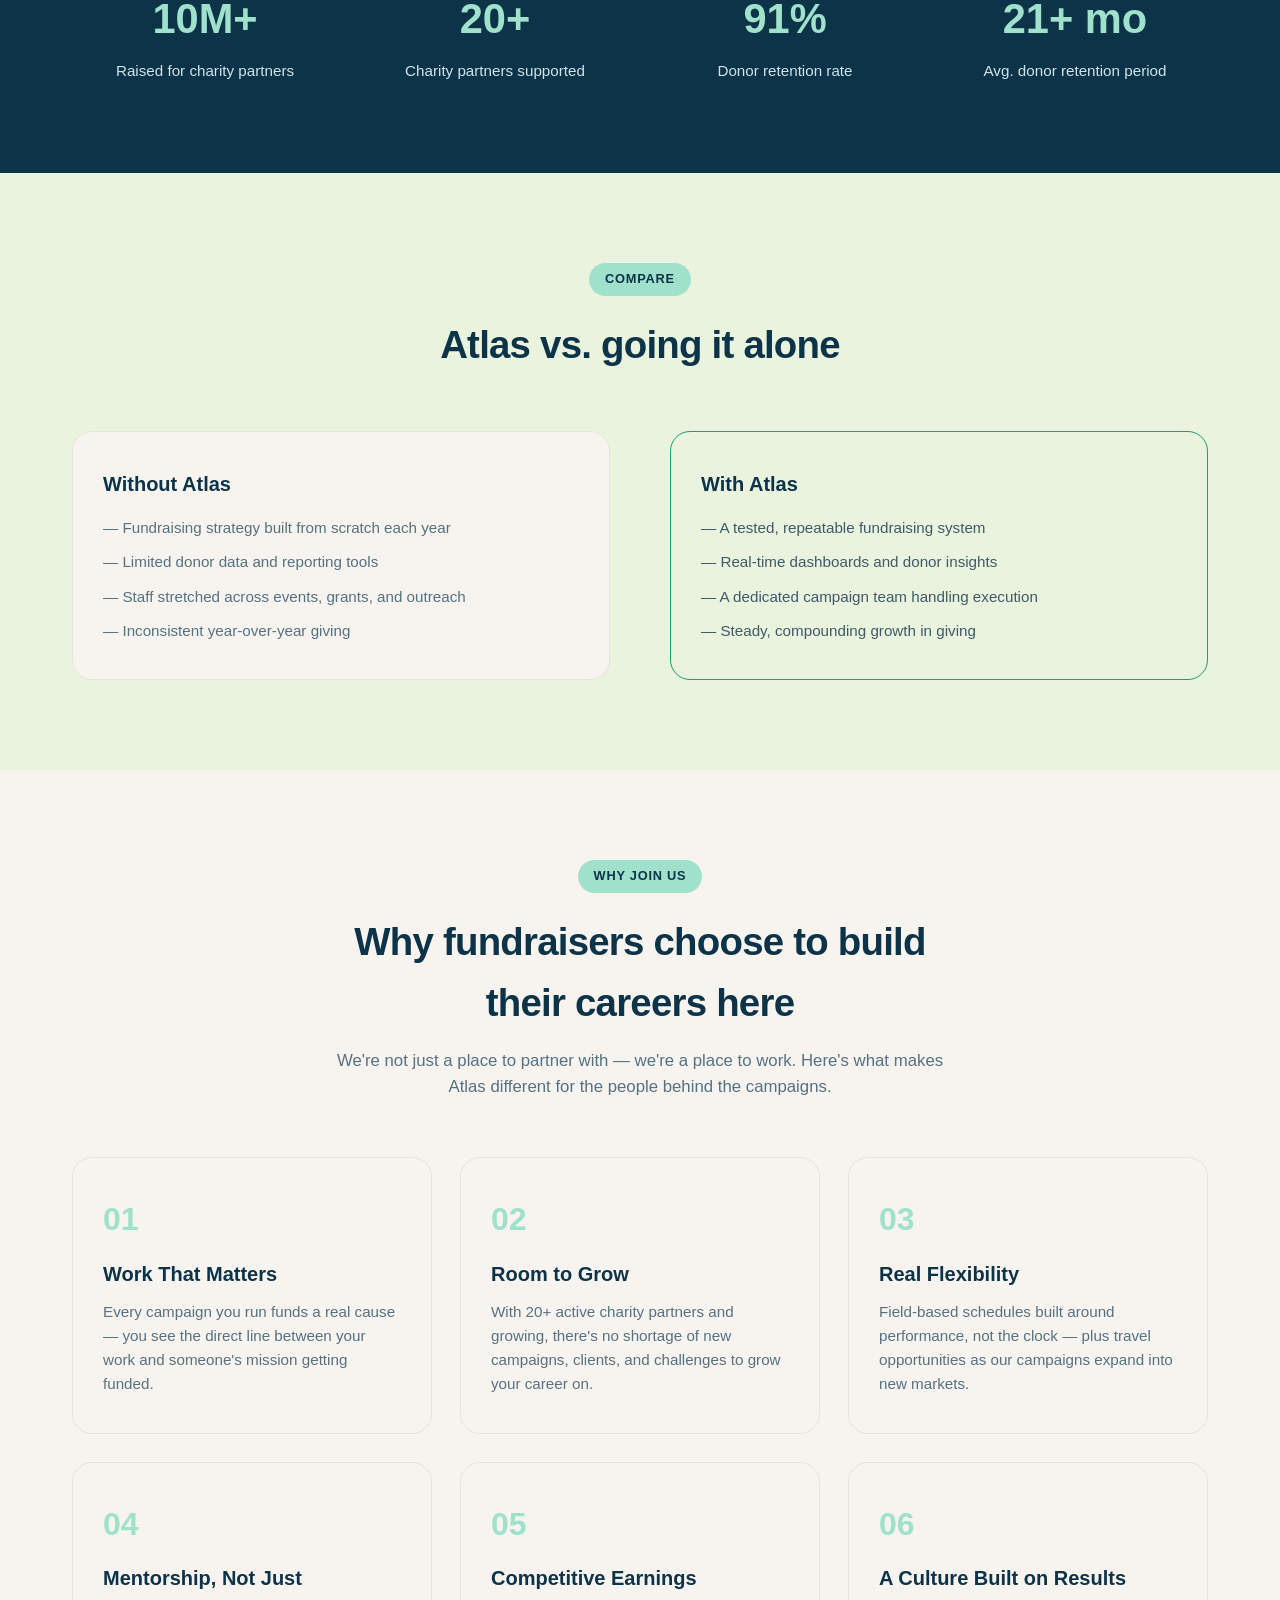
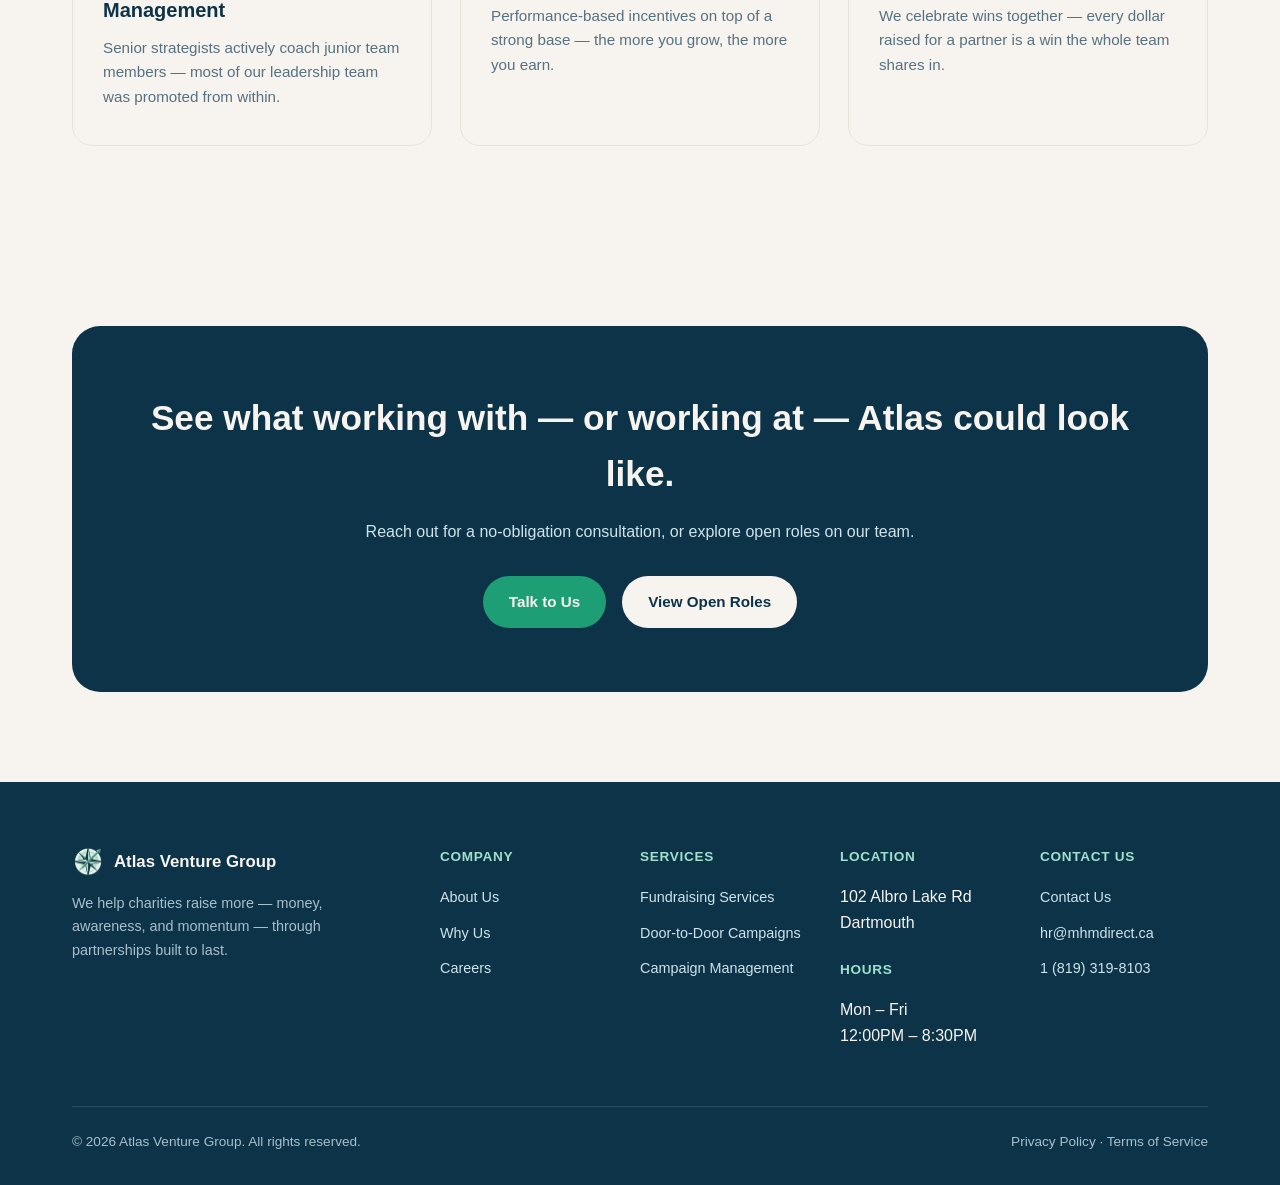
<file: why-us.html>
<!DOCTYPE html>
<html lang="en">
<head>
<meta charset="UTF-8">
<meta name="viewport" content="width=device-width, initial-scale=1.0">
<title>Why Us | Atlas Venture Group</title>
<meta name="description" content="See why hundreds of charities partner with Atlas Venture Group — and why fundraisers choose to build their careers here.">
<link rel="icon" href="images/atlas venture group logo transparent.png" type="image/png">
<link rel="stylesheet" href="css/styles.css">
</head>
<body>

<header class="site-header">
  <div class="container header-inner">
    <a href="index.html" class="brand">
      <img src="images/atlas venture group logo transparent.png" alt="Atlas Venture Group logo">
      <span class="brand-name">Atlas Venture Group</span>
    </a>
    <button class="nav-toggle" aria-label="Toggle navigation">&#9776;</button>
    <nav class="main-nav">
      <a href="about.html">About Us</a>
      <a href="services.html">Fundraising Services</a>
      <a href="why-us.html" class="active">Why Us</a>
      <a href="careers.html">Careers</a>
    </nav>
    <div style="display:flex; gap:10px; align-items:center;">
      <a href="careers.html#apply" class="btn btn-primary">Apply Now</a>
      <a href="contact.html" class="btn btn-outline" style="border-width:1.5px;">Contact Us</a>
    </div>
  </div>
</header>

<section class="hero" style="padding:72px 0; min-height:430px;">
  <div class="hero-blob tl"></div>
  <div class="hero-blob br"></div>
  <div class="container" style="position:relative; z-index:1;">
    <span class="eyebrow">Why Us</span>
    <h1 style="font-size:2.6rem; margin-top:16px; max-width:640px;">A fundraising partner that actually moves the needle.</h1>
    <p style="max-width:560px; margin-top:16px; color:#3f5a68; font-size:1.1rem;">There are a lot of fundraising firms out there. Here's what makes charities choose — and stay with — Atlas.</p>
  </div>
</section>

<section class="section">
  <div class="container">
    <div class="card-grid">
      <div class="card">
        <div class="num">01</div>
        <h3>Nonprofit-Only Focus</h3>
        <p>We work exclusively with charities. No corporate clients, no divided attention — our entire playbook is built for the nonprofit world.</p>
      </div>
      <div class="card">
        <div class="num">02</div>
        <h3>Proven Track Record</h3>
        <p>Over $10M raised for our charity partners since 2021, with a 91% donor retention rate.</p>
      </div>
      <div class="card">
        <div class="num">03</div>
        <h3>Transparent Reporting</h3>
        <p>Real-time dashboards mean your board always knows exactly where campaign dollars are going.</p>
      </div>
      <div class="card">
        <div class="num">04</div>
        <h3>No Long-Term Lock-In</h3>
        <p>We earn renewals through results, not contracts — most partners stay because it works, not because they're stuck.</p>
      </div>
      <div class="card">
        <div class="num">05</div>
        <h3>Embedded Support</h3>
        <p>Your dedicated campaign manager works as an extension of your team, not a distant vendor.</p>
      </div>
      <div class="card">
        <div class="num">06</div>
        <h3>Built to Scale</h3>
        <p>From grassroots nonprofits to national organizations, our programs grow alongside you.</p>
      </div>
    </div>
  </div>
</section>

<section class="section section-navy">
  <div class="container">
    <div class="section-header">
      <span class="eyebrow" style="background:var(--green); color:var(--white);">Proof in the Numbers</span>
      <h2>Why partners trust us with their fundraising</h2>
    </div>
    <div class="stats-grid">
      <div>
        <div class="stat-num" data-count="10" data-suffix="M+">0</div>
        <div class="stat-label">Raised for charity partners</div>
      </div>
      <div>
        <div class="stat-num" data-count="20" data-suffix="+">0</div>
        <div class="stat-label">Charity partners supported</div>
      </div>
      <div>
        <div class="stat-num" data-count="91" data-suffix="%">0</div>
        <div class="stat-label">Donor retention rate</div>
      </div>
      <div>
        <div class="stat-num" data-count="21" data-suffix="+ mo">0</div>
        <div class="stat-label">Avg. donor retention period</div>
      </div>
    </div>
  </div>
</section>

<section class="section section-alt">
  <div class="container">
    <div class="section-header">
      <span class="eyebrow">Compare</span>
      <h2>Atlas vs. going it alone</h2>
    </div>
    <div class="two-col">
      <div class="card">
        <h3 style="margin-bottom:16px;">Without Atlas</h3>
        <p style="color:#567180; margin-bottom:10px;">— Fundraising strategy built from scratch each year</p>
        <p style="color:#567180; margin-bottom:10px;">— Limited donor data and reporting tools</p>
        <p style="color:#567180; margin-bottom:10px;">— Staff stretched across events, grants, and outreach</p>
        <p style="color:#567180;">— Inconsistent year-over-year giving</p>
      </div>
      <div class="card" style="border-color: var(--green); background: var(--cream);">
        <h3 style="margin-bottom:16px;">With Atlas</h3>
        <p style="color:#3f5a68; margin-bottom:10px;">— A tested, repeatable fundraising system</p>
        <p style="color:#3f5a68; margin-bottom:10px;">— Real-time dashboards and donor insights</p>
        <p style="color:#3f5a68; margin-bottom:10px;">— A dedicated campaign team handling execution</p>
        <p style="color:#3f5a68;">— Steady, compounding growth in giving</p>
      </div>
    </div>
  </div>
</section>

<section class="section">
  <div class="container">
    <div class="section-header">
      <span class="eyebrow">Why Join Us</span>
      <h2>Why fundraisers choose to build their careers here</h2>
      <p>We're not just a place to partner with — we're a place to work. Here's what makes Atlas different for the people behind the campaigns.</p>
    </div>
    <div class="card-grid">
      <div class="card">
        <div class="num">01</div>
        <h3>Work That Matters</h3>
        <p>Every campaign you run funds a real cause — you see the direct line between your work and someone's mission getting funded.</p>
      </div>
      <div class="card">
        <div class="num">02</div>
        <h3>Room to Grow</h3>
        <p>With 20+ active charity partners and growing, there's no shortage of new campaigns, clients, and challenges to grow your career on.</p>
      </div>
      <div class="card">
        <div class="num">03</div>
        <h3>Real Flexibility</h3>
        <p>Field-based schedules built around performance, not the clock — plus travel opportunities as our campaigns expand into new markets.</p>
      </div>
      <div class="card">
        <div class="num">04</div>
        <h3>Mentorship, Not Just Management</h3>
        <p>Senior strategists actively coach junior team members — most of our leadership team was promoted from within.</p>
      </div>
      <div class="card">
        <div class="num">05</div>
        <h3>Competitive Earnings</h3>
        <p>Performance-based incentives on top of a strong base — the more you grow, the more you earn.</p>
      </div>
      <div class="card">
        <div class="num">06</div>
        <h3>A Culture Built on Results</h3>
        <p>We celebrate wins together — every dollar raised for a partner is a win the whole team shares in.</p>
      </div>
    </div>
  </div>
</section>

<section class="section">
  <div class="container">
    <div class="cta-band">
      <h2>See what working with — or working at — Atlas could look like.</h2>
      <p>Reach out for a no-obligation consultation, or explore open roles on our team.</p>
      <div class="cta-actions">
        <a href="contact.html" class="btn btn-primary">Talk to Us</a>
        <a href="careers.html" class="btn btn-light">View Open Roles</a>
      </div>
    </div>
  </div>
</section>

<footer class="site-footer">
  <div class="container">
    <div class="footer-grid">
      <div>
        <div class="footer-brand">
          <img src="images/atlas venture group logo transparent.png" alt="Atlas Venture Group logo">
          <span>Atlas Venture Group</span>
        </div>
        <p>We help charities raise more — money, awareness, and momentum — through partnerships built to last.</p>
      </div>
      <div>
        <h5>Company</h5>
        <ul>
          <li><a href="about.html">About Us</a></li>
          <li><a href="why-us.html">Why Us</a></li>
          <li><a href="careers.html">Careers</a></li>
        </ul>
      </div>
      <div>
        <h5>Services</h5>
        <ul>
          <li><a href="services.html">Fundraising Services</a></li>
          <li><a href="services.html">Door-to-Door Campaigns</a></li>
          <li><a href="services.html">Campaign Management</a></li>
        </ul>
      </div>
      <div>
        <h5>Location</h5>
        <ul>
          <li>102 Albro Lake Rd<br>Dartmouth</li>
        </ul>
        <h5 style="margin-top:24px;">Hours</h5>
        <ul>
          <li>Mon &ndash; Fri<br>12:00PM &ndash; 8:30PM</li>
        </ul>
      </div>
      <div>
        <h5>Contact Us</h5>
        <ul>
          <li><a href="contact.html">Contact Us</a></li>
          <li><a href="mailto:hr@mhmdirect.ca">hr@mhmdirect.ca</a></li>
          <li><a href="tel:+18193198103">1 (819) 319-8103</a></li>
        </ul>
      </div>
    </div>
    <div class="footer-bottom">
      <span>&copy; 2026 Atlas Venture Group. All rights reserved.</span>
      <span>Privacy Policy &middot; Terms of Service</span>
    </div>
  </div>
</footer>

<script src="js/main.js"></script>
</body>
</html>
</file>
<file: css/styles.css>
:root {
  --navy: #0D3349;
  --green: #1D9E75;
  --mint: #9FE1CB;
  --cream: #EAF3DE;
  --white: #F7F4EF;
}

* { box-sizing: border-box; margin: 0; padding: 0; }

body {
  font-family: -apple-system, BlinkMacSystemFont, "Segoe UI", Helvetica, Arial, sans-serif;
  color: var(--navy);
  background: var(--white);
  line-height: 1.6;
}

a { color: inherit; text-decoration: none; }
img { max-width: 100%; display: block; }
ul { list-style: none; }

.container {
  max-width: 1200px;
  margin: 0 auto;
  padding: 0 32px;
}

/* Header */
header.site-header {
  background: var(--cream);
  padding: 20px 0;
  position: sticky;
  top: 0;
  z-index: 100;
}

.header-inner {
  display: flex;
  align-items: center;
  justify-content: space-between;
  gap: 24px;
}

.brand {
  display: flex;
  align-items: center;
  gap: 12px;
}

.brand img { width: 40px; height: 40px; }

.brand-name {
  font-weight: 800;
  font-size: 1.15rem;
  letter-spacing: -0.01em;
}

nav.main-nav {
  background: var(--white);
  border-radius: 999px;
  padding: 8px 6px;
  display: flex;
  gap: 4px;
}

nav.main-nav a {
  padding: 10px 18px;
  border-radius: 999px;
  font-weight: 600;
  font-size: 0.95rem;
  white-space: nowrap;
  transition: background 0.15s ease;
}

nav.main-nav a:hover,
nav.main-nav a.active {
  background: var(--mint);
}

.btn {
  display: inline-block;
  padding: 14px 26px;
  border-radius: 999px;
  font-weight: 700;
  font-size: 0.95rem;
  cursor: pointer;
  border: none;
  transition: transform 0.15s ease, opacity 0.15s ease;
  text-align: center;
}

.btn:hover { transform: translateY(-1px); opacity: 0.92; }

.btn-primary { background: var(--green); color: var(--white); }
.btn-dark { background: var(--navy); color: var(--white); }
.btn-light { background: var(--white); color: var(--navy); }
.btn-outline { background: transparent; color: var(--navy); border: 2px solid var(--navy); }

.nav-toggle {
  display: none;
  background: none;
  border: none;
  font-size: 1.6rem;
  cursor: pointer;
  color: var(--navy);
}

/* Hero */
.hero {
  background: var(--cream);
  padding: 100px 0 100px;
  position: relative;
  overflow: hidden;
}

.hero-blob {
  position: absolute;
  border-radius: 50%;
  background: var(--mint);
  opacity: 0.6;
  z-index: 0;
}
.hero-blob.tl { top: -120px; left: -120px; width: 320px; height: 320px; }
.hero-blob.br { bottom: -160px; right: -160px; width: 380px; height: 380px; opacity: 0.5; }

.hero-inner {
  display: grid;
  grid-template-columns: 1fr 1fr;
  gap: 60px;
  align-items: center;
  position: relative;
  z-index: 1;
}

.hero h1 {
  font-size: 3.2rem;
  font-weight: 800;
  line-height: 1.1;
  letter-spacing: -0.02em;
  margin-bottom: 24px;
}

.hero p {
  font-size: 1.15rem;
  color: #3f5a68;
  max-width: 480px;
  margin-bottom: 32px;
}

.hero-actions { display: flex; gap: 16px; flex-wrap: wrap; }

.hero-image {
  border-radius: 24px;
  overflow: hidden;
  background: repeating-linear-gradient(45deg, var(--mint), var(--mint) 12px, var(--white) 12px, var(--white) 24px);
  aspect-ratio: 4 / 3;
  display: flex;
  align-items: center;
  justify-content: center;
}

.hero-image span {
  font-family: monospace;
  color: var(--navy);
  background: rgba(247, 244, 239, 0.85);
  padding: 8px 16px;
  border-radius: 8px;
  font-size: 0.9rem;
}

/* Feature cards */
.features {
  padding: 60px 0 100px;
}

.feature-grid {
  display: grid;
  grid-template-columns: repeat(3, 1fr);
  gap: 24px;
}

.feature-card {
  background: var(--white);
  border-radius: 20px;
  padding: 40px 32px;
  text-align: center;
  box-shadow: 0 4px 24px rgba(13, 51, 73, 0.06);
}

.feature-icon {
  width: 64px;
  height: 64px;
  border-radius: 50%;
  margin: 0 auto 20px;
}
.feature-icon.mint { background: var(--mint); }
.feature-icon.green { background: var(--green); }
.feature-icon.navy { background: var(--navy); }

.feature-card h3 { font-size: 1.2rem; margin-bottom: 8px; }
.feature-card p { color: #567180; font-size: 0.95rem; }

/* Generic sections */
.section { padding: 90px 0; }
.section-alt { background: var(--cream); }
.section-navy { background: var(--navy); color: var(--white); }
.section-navy p { color: #cfe3ea; }

.section-header { max-width: 640px; margin: 0 auto 56px; text-align: center; }
.section-header .eyebrow {
  display: inline-block;
  background: var(--mint);
  color: var(--navy);
  font-weight: 700;
  font-size: 0.8rem;
  letter-spacing: 0.06em;
  text-transform: uppercase;
  padding: 6px 16px;
  border-radius: 999px;
  margin-bottom: 18px;
}
.section-header h2 { font-size: 2.4rem; font-weight: 800; letter-spacing: -0.02em; margin-bottom: 14px; }
.section-header p { color: #567180; font-size: 1.05rem; }
.section-navy .section-header p { color: #cfe3ea; }

/* Stats */
.stats-grid {
  display: grid;
  grid-template-columns: repeat(4, 1fr);
  gap: 24px;
  text-align: center;
}
.stat-num {
  font-size: 2.6rem;
  font-weight: 800;
  color: var(--green);
}
.section-navy .stat-num { color: var(--mint); }
.stat-label { font-size: 0.95rem; color: #567180; margin-top: 6px; }
.section-navy .stat-label { color: #cfe3ea; }

/* Two column */
.two-col {
  display: grid;
  grid-template-columns: 1fr 1fr;
  gap: 60px;
  align-items: center;
}
.two-col img, .two-col .placeholder-img { border-radius: 20px; }
.placeholder-img {
  aspect-ratio: 4/3;
  background: repeating-linear-gradient(45deg, var(--mint), var(--mint) 12px, var(--cream) 12px, var(--cream) 24px);
  display: flex;
  align-items: center;
  justify-content: center;
  font-family: monospace;
  color: var(--navy);
}

/* Cards grid (services etc.) */
.card-grid {
  display: grid;
  grid-template-columns: repeat(3, 1fr);
  gap: 28px;
}
.card {
  background: var(--white);
  border: 1px solid #e3e6d9;
  border-radius: 20px;
  padding: 36px 30px;
}
.section-alt .card { background: var(--white); }
.card .num {
  font-weight: 800;
  color: var(--mint);
  font-size: 2rem;
  margin-bottom: 12px;
}
.card h3 { font-size: 1.25rem; margin-bottom: 10px; }
.card p { color: #567180; font-size: 0.95rem; }

/* Testimonials */
.testimonial-grid {
  display: grid;
  grid-template-columns: repeat(3, 1fr);
  gap: 24px;
}
.testimonial {
  background: var(--white);
  border-radius: 20px;
  padding: 32px;
  box-shadow: 0 4px 24px rgba(13, 51, 73, 0.06);
}
.testimonial p.quote { font-size: 1rem; margin-bottom: 20px; }
.testimonial .quote::before { content: "\201C"; }
.testimonial .quote::after { content: "\201D"; }
.testimonial-author { display: flex; align-items: center; gap: 12px; }
.avatar {
  width: 44px; height: 44px; border-radius: 50%;
  background: var(--mint);
  display: flex; align-items: center; justify-content: center;
  font-weight: 700; color: var(--navy);
}
.author-name { font-weight: 700; font-size: 0.95rem; }
.author-role { font-size: 0.85rem; color: #7d92a0; }

/* Partners */
.partner-grid {
  display: grid;
  grid-template-columns: repeat(5, 1fr);
  gap: 20px;
}
.partner-logo {
  background: var(--white);
  border-radius: 14px;
  padding: 20px 16px;
  text-align: center;
  font-weight: 700;
  color: #7d92a0;
  border: 1px solid #e3e6d9;
  display: flex;
  align-items: center;
  justify-content: center;
  height: 90px;
}
.partner-logo img {
  max-width: 100%;
  max-height: 56px;
  object-fit: contain;
}

/* Team / values / jobs */
.value-grid, .team-grid {
  display: grid;
  grid-template-columns: repeat(4, 1fr);
  gap: 24px;
}
.team-card { text-align: center; }
.team-photo {
  aspect-ratio: 1;
  border-radius: 16px;
  background: repeating-linear-gradient(45deg, var(--mint), var(--mint) 10px, var(--cream) 10px, var(--cream) 20px);
  margin-bottom: 14px;
}

.job-list { display: flex; flex-direction: column; gap: 16px; }
.job-row {
  background: var(--white);
  border-radius: 16px;
  padding: 24px 28px;
  display: flex;
  align-items: center;
  justify-content: space-between;
  gap: 16px;
  flex-wrap: wrap;
  border: 1px solid #e3e6d9;
}
.job-title { font-weight: 700; font-size: 1.05rem; }
.job-meta { font-size: 0.85rem; color: #7d92a0; margin-top: 4px; }
.tag {
  display: inline-block;
  background: var(--mint);
  color: var(--navy);
  font-size: 0.75rem;
  font-weight: 700;
  padding: 4px 12px;
  border-radius: 999px;
  margin-right: 8px;
}

/* Perks */
.perk-grid {
  display: grid;
  grid-template-columns: repeat(3, 1fr);
  gap: 24px;
}
.perk {
  display: flex;
  gap: 16px;
  align-items: flex-start;
}
.perk-icon {
  width: 44px; height: 44px; min-width: 44px;
  border-radius: 12px;
  background: var(--mint);
  display: flex; align-items: center; justify-content: center;
  font-weight: 800;
  color: var(--navy);
}

/* CTA band */
.cta-band {
  background: var(--navy);
  color: var(--white);
  border-radius: 28px;
  padding: 64px 48px;
  text-align: center;
  margin: 0 auto;
}
.cta-band h2 { font-size: 2.2rem; font-weight: 800; margin-bottom: 16px; }
.cta-band p { color: #cfe3ea; max-width: 560px; margin: 0 auto 32px; }
.cta-actions { display: flex; gap: 16px; justify-content: center; flex-wrap: wrap; }

/* Contact */
.contact-grid {
  display: grid;
  grid-template-columns: 1fr 1.2fr;
  gap: 48px;
}
.contact-info-item { margin-bottom: 28px; }
.contact-info-item h4 { font-size: 0.85rem; text-transform: uppercase; letter-spacing: 0.05em; color: var(--green); margin-bottom: 6px; }
.contact-info-item p { color: #567180; }

form.contact-form {
  background: var(--white);
  border-radius: 20px;
  padding: 40px;
  border: 1px solid #e3e6d9;
  display: grid;
  gap: 18px;
}
form.contact-form .row2 { display: grid; grid-template-columns: 1fr 1fr; gap: 18px; }
label { font-weight: 600; font-size: 0.9rem; margin-bottom: 6px; display: block; }
input, textarea, select {
  width: 100%;
  padding: 12px 14px;
  border-radius: 10px;
  border: 1px solid #cfd8c8;
  font-family: inherit;
  font-size: 0.95rem;
  background: var(--white);
  color: var(--navy);
}
textarea { min-height: 120px; resize: vertical; }
input:focus, textarea:focus, select:focus { outline: 2px solid var(--green); outline-offset: 1px; }

.form-status { font-size: 0.9rem; margin-top: 6px; min-height: 1.2em; }
.form-status.success { color: var(--green); font-weight: 700; }

/* Footer */
footer.site-footer {
  background: var(--navy);
  color: var(--white);
  padding: 64px 0 32px;
}
.footer-grid {
  display: grid;
  grid-template-columns: 2fr 1fr 1fr 1fr 1fr;
  gap: 32px;
  margin-bottom: 48px;
}
.footer-brand { display: flex; align-items: center; gap: 10px; margin-bottom: 14px; }
.footer-brand img { width: 32px; height: 32px; }
.footer-brand span { font-weight: 800; font-size: 1.05rem; }
footer.site-footer p { color: #a9c0cb; font-size: 0.9rem; max-width: 300px; }
footer.site-footer h5 { font-size: 0.85rem; text-transform: uppercase; letter-spacing: 0.05em; margin-bottom: 16px; color: var(--mint); }
footer.site-footer ul li { margin-bottom: 10px; }
footer.site-footer ul li a { color: #cfe3ea; font-size: 0.9rem; }
footer.site-footer ul li a:hover { color: var(--mint); }
.footer-bottom {
  border-top: 1px solid rgba(255,255,255,0.12);
  padding-top: 24px;
  display: flex;
  justify-content: space-between;
  flex-wrap: wrap;
  gap: 12px;
  font-size: 0.85rem;
  color: #a9c0cb;
}

/* Responsive */
@media (max-width: 960px) {
  .hero-inner, .two-col { grid-template-columns: 1fr; }
  .hero-image { order: -1; }
  .feature-grid, .card-grid, .testimonial-grid, .value-grid, .team-grid, .perk-grid { grid-template-columns: repeat(2, 1fr); }
  .stats-grid { grid-template-columns: repeat(2, 1fr); gap: 32px; }
  .partner-grid { grid-template-columns: repeat(3, 1fr); }
  .contact-grid { grid-template-columns: 1fr; }
  .footer-grid { grid-template-columns: 1fr 1fr; }
}

@media (max-width: 900px) {
  nav.main-nav {
    position: absolute;
    top: 78px;
    left: 24px;
    right: 24px;
    flex-direction: column;
    display: none;
    padding: 12px;
    border-radius: 16px;
  }
  nav.main-nav.open { display: flex; }
  nav.main-nav a { border-radius: 10px; }
  .nav-toggle { display: block; }
  .header-inner .btn-outline { display: none; }
  .header-inner .btn-primary { padding: 12px 18px; font-size: 0.85rem; }
}

@media (max-width: 720px) {
  .hero h1 { font-size: 2.2rem; }
  .feature-grid, .card-grid, .testimonial-grid, .value-grid, .team-grid, .perk-grid, .stats-grid, .partner-grid { grid-template-columns: 1fr; }
  form.contact-form .row2 { grid-template-columns: 1fr; }
  .cta-band { padding: 48px 24px; }
  .footer-grid { grid-template-columns: 1fr; }
}
</file>
